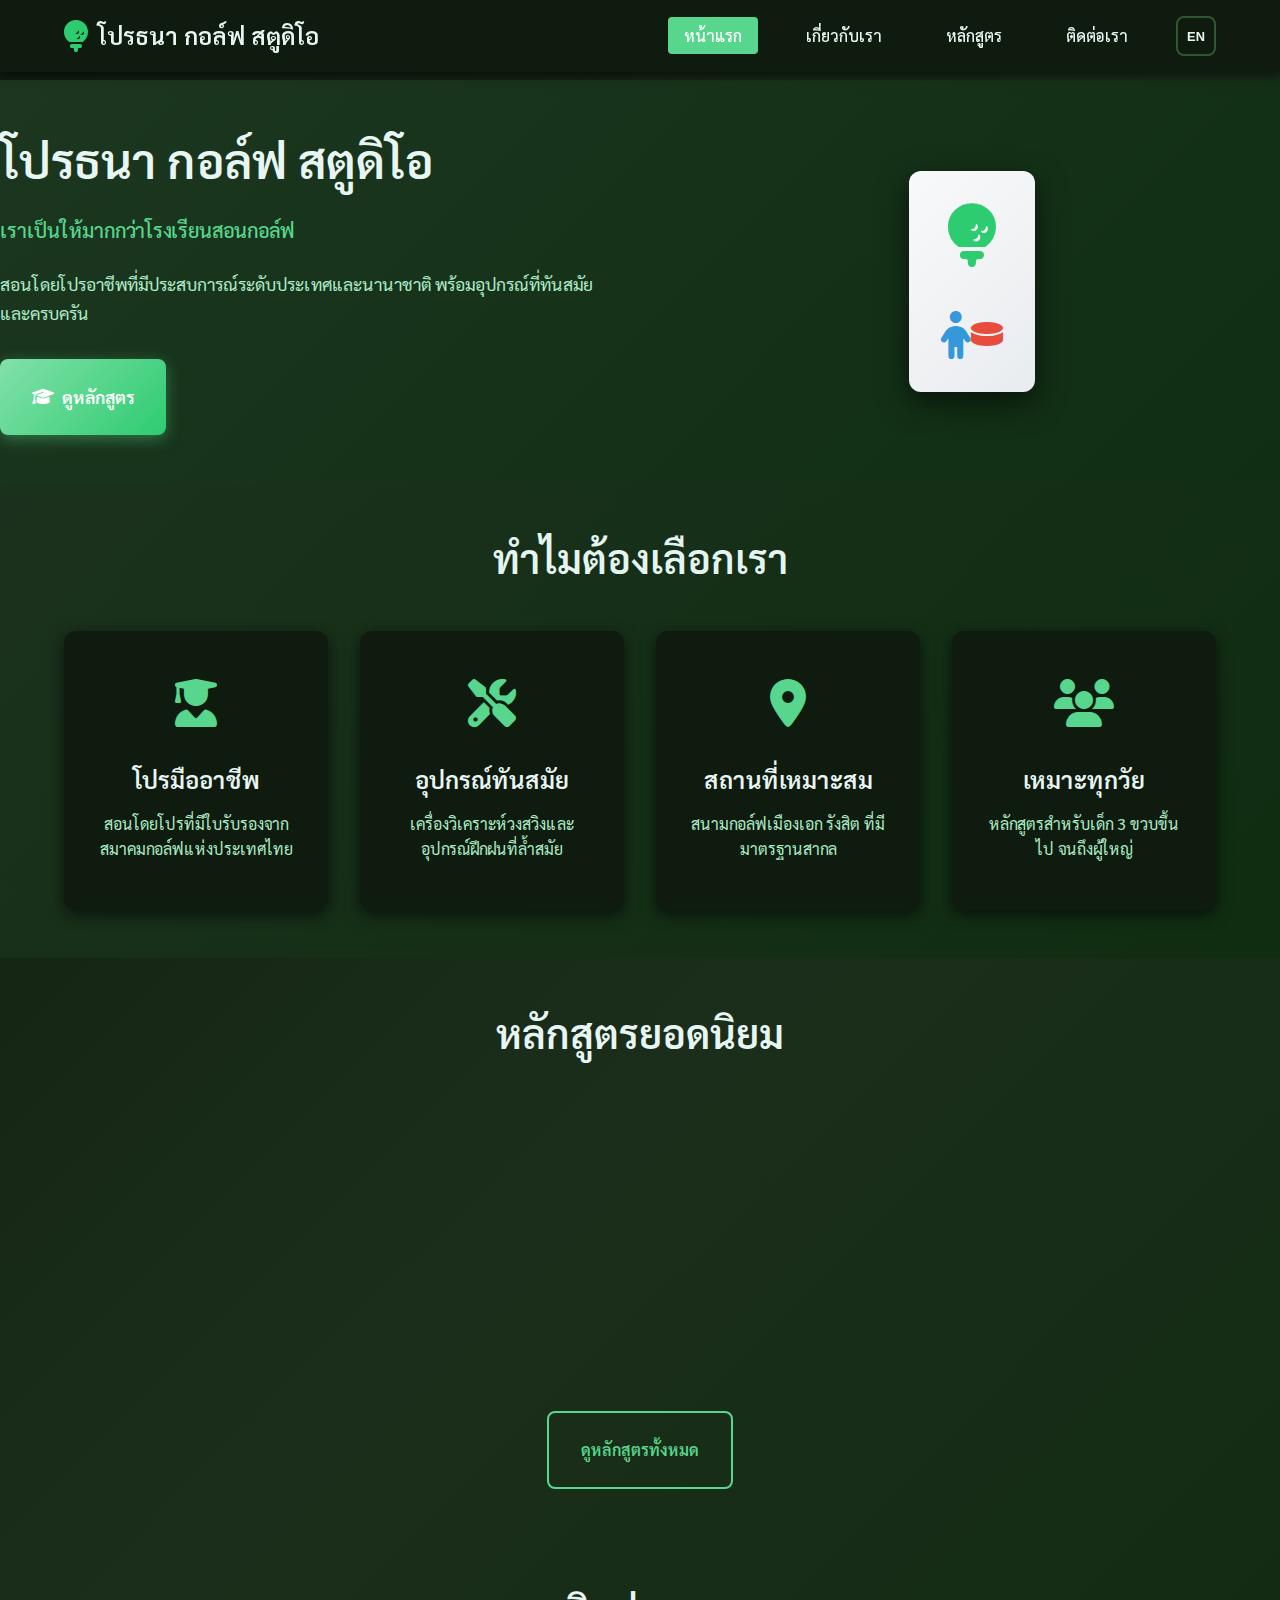
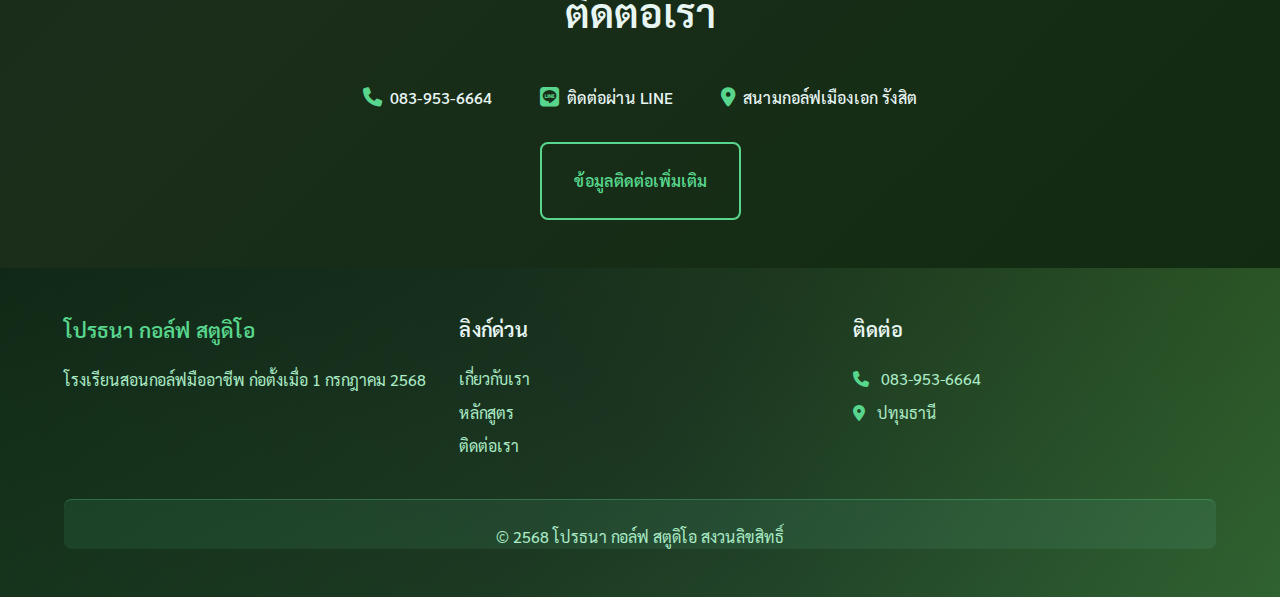
<file: index.html>
<!DOCTYPE html>
<html lang="th">
<head>
    <meta charset="UTF-8">
    <meta name="viewport" content="width=device-width, initial-scale=1.0">
    <meta name="description" content="โปรธนา กอล์ฟ สตูดิโอ - โรงเรียนสอนกอล์ฟมืออาชีพ สอนโดยโปรที่มีประสบการณ์ระดับประเทศและนานาชาติ">
    <meta name="keywords" content="กอล์ฟ, สอนกอล์ฟ, โรงเรียนกอล์ฟ, ปทุมธานี, รังสิต">
    <meta name="author" content="Pro Tana Golf Studio">
    <title>โปรธนา กอล์ฟ สตูดิโอ - โรงเรียนสอนกอล์ฟระดับมืออาชีพ</title>
    
    <!-- SEO Meta Tags -->
    <meta name="robots" content="index, follow">
    
    <!-- Open Graph Meta Tags -->
    <meta property="og:title" content="โปรธนา กอล์ฟ สตูดิโอ - โรงเรียนสอนกอล์ฟระดับมืออาชีพ">
    <meta property="og:description" content="เรียนกอล์ฟจากโปรมืออาชีพ อุปกรณ์ทันสมัย ที่สนามกอล์ฟเมืองเอก รังสิต">
    <meta property="og:type" content="website">
    <meta property="og:url" content="https://protana-golf-studio.replit.app">
    <meta property="og:image" content="https://protana-golf-studio.replit.app/img/og-image.jpg">
    <meta property="og:locale" content="th_TH">
    <meta property="og:site_name" content="Pro Tana Golf Studio">
    
    <!-- Twitter Card Meta Tags -->
    <meta name="twitter:card" content="summary_large_image">
    <meta name="twitter:title" content="โปรธนา กอล์ฟ สตูดิโอ - โรงเรียนสอนกอล์ฟระดับมืออาชีพ">
    <meta name="twitter:description" content="เรียนกอล์ฟจากโปรมืออาชีพ อุปกรณ์ทันสมัย ที่สนามกอล์ฟเมืองเอก รังสิต">
    <meta name="twitter:image" content="https://protana-golf-studio.replit.app/img/og-image.jpg">
    
    <!-- Additional SEO Tags -->
    <link rel="canonical" href="https://protana-golf-studio.replit.app/">
    <meta name="theme-color" content="#2ECC71">
    <meta name="msapplication-TileColor" content="#2ECC71">
    <link rel="stylesheet" href="style.css">
    <link rel="preconnect" href="https://fonts.googleapis.com">
    <link rel="preconnect" href="https://fonts.gstatic.com" crossorigin>
    <link href="https://fonts.googleapis.com/css2?family=Sarabun:wght@300;400;500;600;700&display=swap" rel="stylesheet">
    <link rel="stylesheet" href="https://cdnjs.cloudflare.com/ajax/libs/font-awesome/6.4.0/css/all.min.css">
</head>
<body>
    <header class="header">
        <nav class="navbar">
            <div class="nav-container">
                <div class="nav-logo">
                    <i class="fas fa-golf-ball" style="color: #2ECC71; font-size: 2rem; margin-right: 10px;"></i>
                    <h1>โปรธนา กอล์ฟ สตูดิโอ</h1>
                </div>
                <ul class="nav-menu">
                    <li class="nav-item">
                        <a href="index.html" class="nav-link active" data-th="หน้าแรก" data-en="Home">หน้าแรก</a>
                    </li>
                    <li class="nav-item">
                        <a href="about.html" class="nav-link" data-th="เกี่ยวกับเรา" data-en="About Us">เกี่ยวกับเรา</a>
                    </li>
                    <li class="nav-item">
                        <a href="courses.html" class="nav-link" data-th="หลักสูตร" data-en="Courses">หลักสูตร</a>
                    </li>
                    <li class="nav-item">
                        <a href="contact.html" class="nav-link" data-th="ติดต่อเรา" data-en="Contact">ติดต่อเรา</a>
                    </li>
                    <li class="nav-item">
                        <button id="lang-toggle" class="lang-toggle">
                            <span class="lang-text">EN</span>
                        </button>
                    </li>
                </ul>
                <div class="hamburger">
                    <span class="bar"></span>
                    <span class="bar"></span>
                    <span class="bar"></span>
                </div>
            </div>
        </nav>
    </header>

    <main>
        <section class="hero">
            <div class="hero-content">
                <div class="hero-text">
                    <h2 class="hero-title" data-th="โปรธนา กอล์ฟ สตูดิโอ" data-en="Pro Tana Golf Studio">โปรธนา กอล์ฟ สตูดิโอ</h2>
                    <p class="hero-subtitle" data-th="เราเป็นให้มากกว่าโรงเรียนสอนกอล์ฟ" data-en="We are more than just a golf school">เราเป็นให้มากกว่าโรงเรียนสอนกอล์ฟ</p>
                    <p class="hero-description" data-th="สอนโดยโปรอาชีพที่มีประสบการณ์ระดับประเทศและนานาชาติ พร้อมอุปกรณ์ที่ทันสมัยและครบครัน" data-en="Taught by professionals with national and international experience, with modern and complete equipment">สอนโดยโปรอาชีพที่มีประสบการณ์ระดับประเทศและนานาชาติ พร้อมอุปกรณ์ที่ทันสมัยและครบครัน</p>
                    <a href="courses.html" class="cta-button">
                        <i class="fas fa-graduation-cap"></i>
                        <span data-th="ดูหลักสูตร" data-en="View Courses">ดูหลักสูตร</span>
                    </a>
                </div>
                <div class="hero-image">
                    <div class="golf-illustration">
                        <i class="fas fa-golf-ball" style="font-size: 4rem; color: #2ECC71; margin-bottom: 20px;"></i>
                        <div class="golf-scene">
                            <div class="golfer">
                                <i class="fas fa-child" style="font-size: 3rem; color: #3498DB;"></i>
                            </div>
                            <div class="golf-club">
                                <i class="fas fa-hockey-puck" style="font-size: 2rem; color: #E74C3C;"></i>
                            </div>
                        </div>
                    </div>
                </div>
            </div>
        </section>

        <section class="features">
            <div class="container">
                <h2 class="section-title" data-th="ทำไมต้องเลือกเรา" data-en="Why Choose Us">ทำไมต้องเลือกเรา</h2>
                <div class="features-grid">
                    <div class="feature-card">
                        <div class="feature-icon">
                            <i class="fas fa-user-graduate"></i>
                        </div>
                        <h3 data-th="โปรมืออาชีพ" data-en="Professional Instructors">โปรมืออาชีพ</h3>
                        <p data-th="สอนโดยโปรที่มีใบรับรองจากสมาคมกอล์ฟแห่งประเทศไทย" data-en="Taught by certified professionals from the Golf Association of Thailand">สอนโดยโปรที่มีใบรับรองจากสมาคมกอล์ฟแห่งประเทศไทย</p>
                    </div>
                    <div class="feature-card">
                        <div class="feature-icon">
                            <i class="fas fa-tools"></i>
                        </div>
                        <h3 data-th="อุปกรณ์ทันสมัย" data-en="Modern Equipment">อุปกรณ์ทันสมัย</h3>
                        <p data-th="เครื่องวิเคราะห์วงสวิงและอุปกรณ์ฝึกฝนที่ล้ำสมัย" data-en="State-of-the-art swing analyzers and advanced training equipment">เครื่องวิเคราะห์วงสวิงและอุปกรณ์ฝึกฝนที่ล้ำสมัย</p>
                    </div>
                    <div class="feature-card">
                        <div class="feature-icon">
                            <i class="fas fa-map-marker-alt"></i>
                        </div>
                        <h3 data-th="สถานที่เหมาะสม" data-en="Perfect Location">สถานที่เหมาะสม</h3>
                        <p data-th="สนามกอล์ฟเมืองเอก รังสิต ที่มีมาตรฐานสากล" data-en="Muang Ek Golf Course, Rangsit with international standards">สนามกอล์ฟเมืองเอก รังสิต ที่มีมาตรฐานสากล</p>
                    </div>
                    <div class="feature-card">
                        <div class="feature-icon">
                            <i class="fas fa-users"></i>
                        </div>
                        <h3 data-th="เหมาะทุกวัย" data-en="Suitable for All Ages">เหมาะทุกวัย</h3>
                        <p data-th="หลักสูตรสำหรับเด็ก 3 ขวบขึ้นไป จนถึงผู้ใหญ่" data-en="Courses for children 3+ years old to adults">หลักสูตรสำหรับเด็ก 3 ขวบขึ้นไป จนถึงผู้ใหญ่</p>
                    </div>
                </div>
            </div>
        </section>

        <section class="courses-preview">
            <div class="container">
                <h2 class="section-title" data-th="หลักสูตรยอดนิยม" data-en="Popular Courses">หลักสูตรยอดนิยม</h2>
                <div class="courses-grid">
                    <div class="course-card">
                        <div class="course-icon">
                            <i class="fas fa-baby"></i>
                        </div>
                        <h3 data-th="คอร์สเด็ก" data-en="Kids Course">คอร์สเด็ก</h3>
                        <p data-th="สำหรับเด็ก 3 ขวบขึ้นไป เรียนรู้พื้นฐานกอล์ฟอย่างสนุกสนาน" data-en="For children 3+ years old, learn golf fundamentals in a fun way">สำหรับเด็ก 3 ขวบขึ้นไป เรียนรู้พื้นฐานกอล์ฟอย่างสนุกสนาน</p>
                    </div>
                    <div class="course-card">
                        <div class="course-icon">
                            <i class="fas fa-star"></i>
                        </div>
                        <h3 data-th="คอร์สมือใหม่" data-en="Beginner Course">คอร์สมือใหม่</h3>
                        <p data-th="เหมาะสำหรับผู้เริ่มต้นที่ต้องการเรียนรู้พื้นฐานกอล์ฟ" data-en="Perfect for beginners who want to learn golf fundamentals">เหมาะสำหรับผู้เริ่มต้นที่ต้องการเรียนรู้พื้นฐานกอล์ฟ</p>
                    </div>
                    <div class="course-card">
                        <div class="course-icon">
                            <i class="fas fa-trophy gold-trophy"></i>
                        </div>
                        <h3 data-th="คอร์สแข่งขัน" data-en="Competition Course">คอร์สแข่งขัน</h3>
                        <p data-th="สำหรับเยาวชนที่ต้องการพัฒนาฝีมือเพื่อการแข่งขัน" data-en="For youth who want to develop skills for competition">สำหรับเยาวชนที่ต้องการพัฒนาฝีมือเพื่อการแข่งขัน</p>
                    </div>
                </div>
                <div class="courses-cta">
                    <a href="courses.html" class="secondary-button" data-th="ดูหลักสูตรทั้งหมด" data-en="View All Courses">ดูหลักสูตรทั้งหมด</a>
                </div>
            </div>
        </section>

        <section class="contact-preview">
            <div class="container">
                <h2 class="section-title" data-th="ติดต่อเรา" data-en="Contact Us">ติดต่อเรา</h2>
                <div class="contact-info">
                    <div class="contact-item">
                        <i class="fas fa-phone"></i>
                        <span>083-953-6664</span>
                    </div>
                    <div class="contact-item">
                        <i class="fab fa-line"></i>
                        <span data-th="ติดต่อผ่าน LINE" data-en="Contact via LINE">ติดต่อผ่าน LINE</span>
                    </div>
                    <div class="contact-item">
                        <i class="fas fa-map-marker-alt"></i>
                        <span data-th="สนามกอล์ฟเมืองเอก รังสิต" data-en="Muang Ek Golf Course, Rangsit">สนามกอล์ฟเมืองเอก รังสิต</span>
                    </div>
                </div>
                <div class="contact-cta">
                    <a href="contact.html" class="secondary-button" data-th="ข้อมูลติดต่อเพิ่มเติม" data-en="More Contact Information">ข้อมูลติดต่อเพิ่มเติม</a>
                </div>
            </div>
        </section>
    </main>

    <footer class="footer">
        <div class="container">
            <div class="footer-content">
                <div class="footer-section">
                    <h3 data-th="โปรธนา กอล์ฟ สตูดิโอ" data-en="Pro Tana Golf Studio">โปรธนา กอล์ฟ สตูดิโอ</h3>
                    <p data-th="โรงเรียนสอนกอล์ฟมืออาชีพ ก่อตั้งเมื่อ 1 กรกฎาคม 2568" data-en="Professional Golf School founded on July 1, 2025">โรงเรียนสอนกอล์ฟมืออาชีพ ก่อตั้งเมื่อ 1 กรกฎาคม 2568</p>
                </div>
                <div class="footer-section">
                    <h4 data-th="ลิงก์ด่วน" data-en="Quick Links">ลิงก์ด่วน</h4>
                    <ul>
                        <li><a href="about.html" data-th="เกี่ยวกับเรา" data-en="About Us">เกี่ยวกับเรา</a></li>
                        <li><a href="courses.html" data-th="หลักสูตร" data-en="Courses">หลักสูตร</a></li>
                        <li><a href="contact.html" data-th="ติดต่อเรา" data-en="Contact">ติดต่อเรา</a></li>
                    </ul>
                </div>
                <div class="footer-section">
                    <h4 data-th="ติดต่อ" data-en="Contact">ติดต่อ</h4>
                    <p><i class="fas fa-phone"></i> 083-953-6664</p>
                    <p><i class="fas fa-map-marker-alt"></i> <span data-th="ปทุมธานี" data-en="Pathum Thani">ปทุมธานี</span></p>
                </div>
            </div>
            <div class="footer-bottom">
                <p data-th="&copy; 2568 โปรธนา กอล์ฟ สตูดิโอ สงวนลิขสิทธิ์" data-en="&copy; 2025 Pro Tana Golf Studio. All Rights Reserved.">&copy; 2568 โปรธนา กอล์ฟ สตูดิโอ สงวนลิขสิทธิ์</p>
            </div>
        </div>
    </footer>

    <script src="script.js"></script>
</body>
</html>
</file>
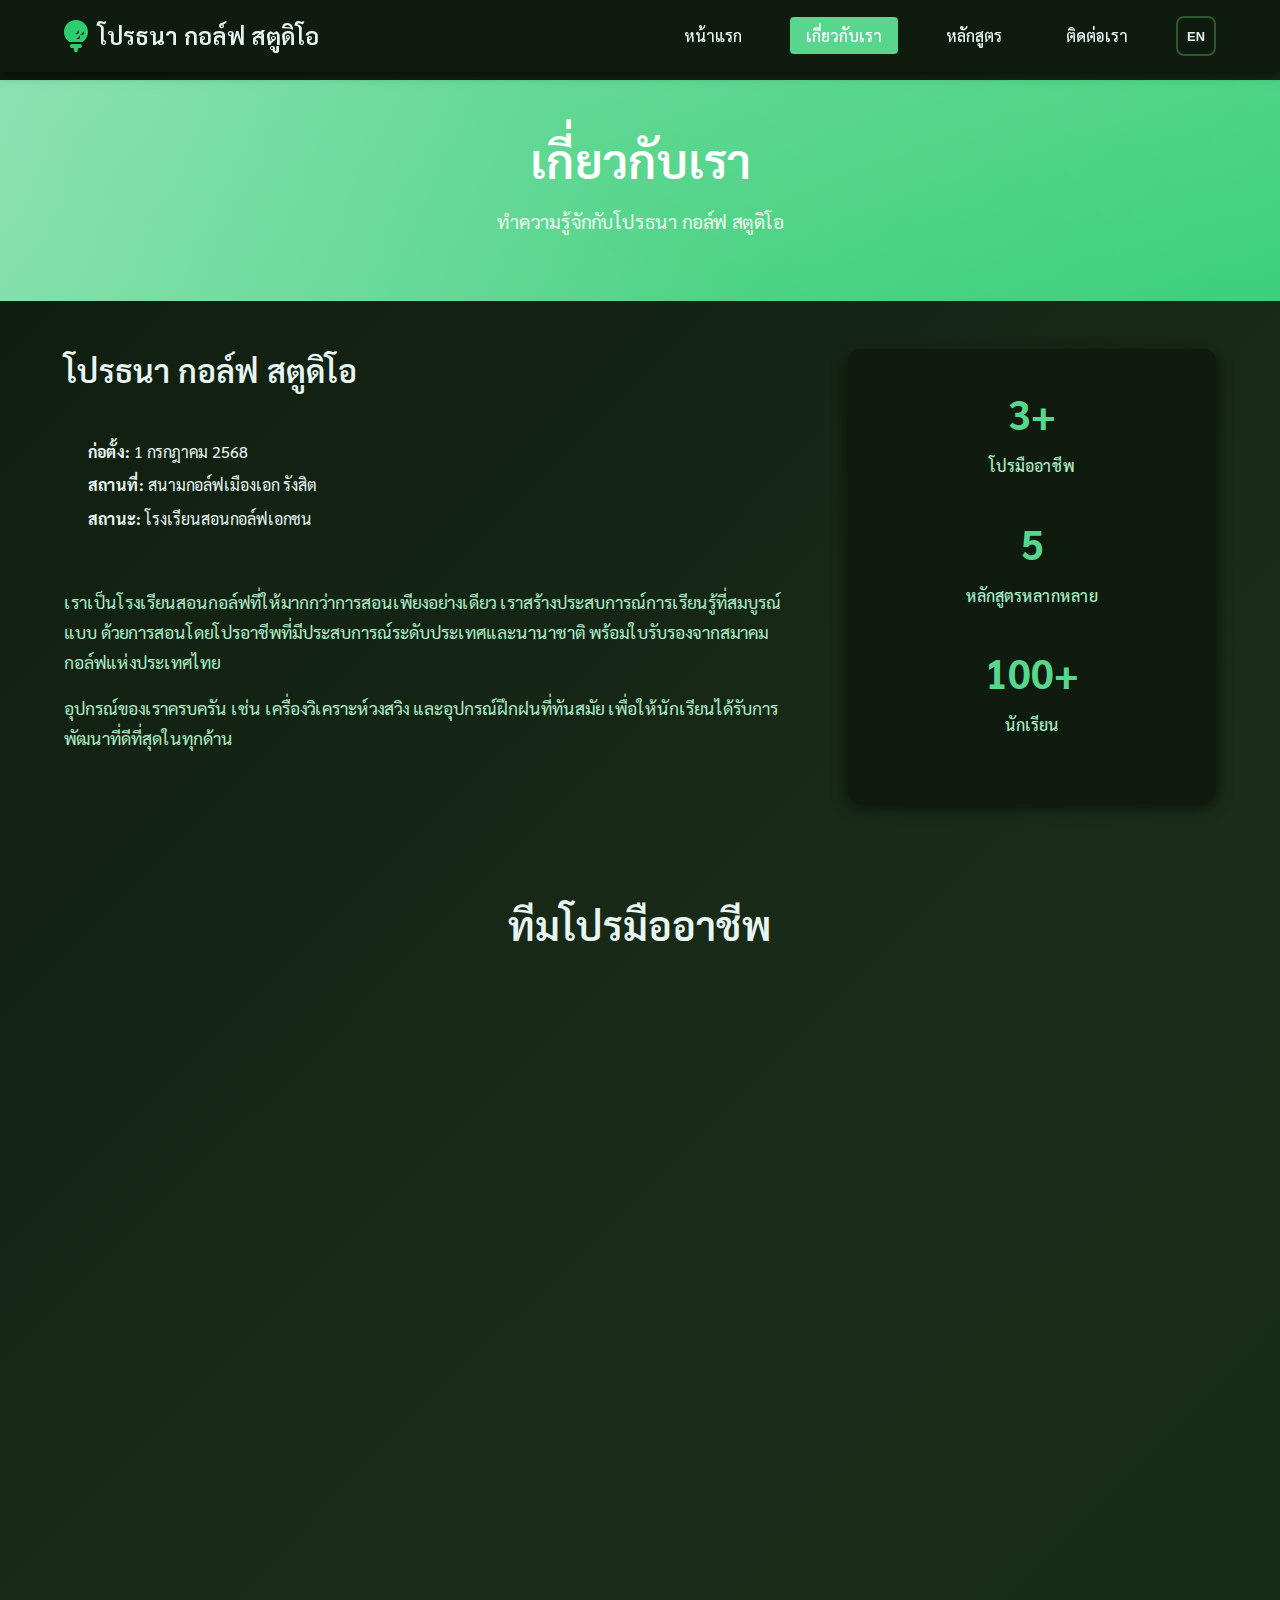
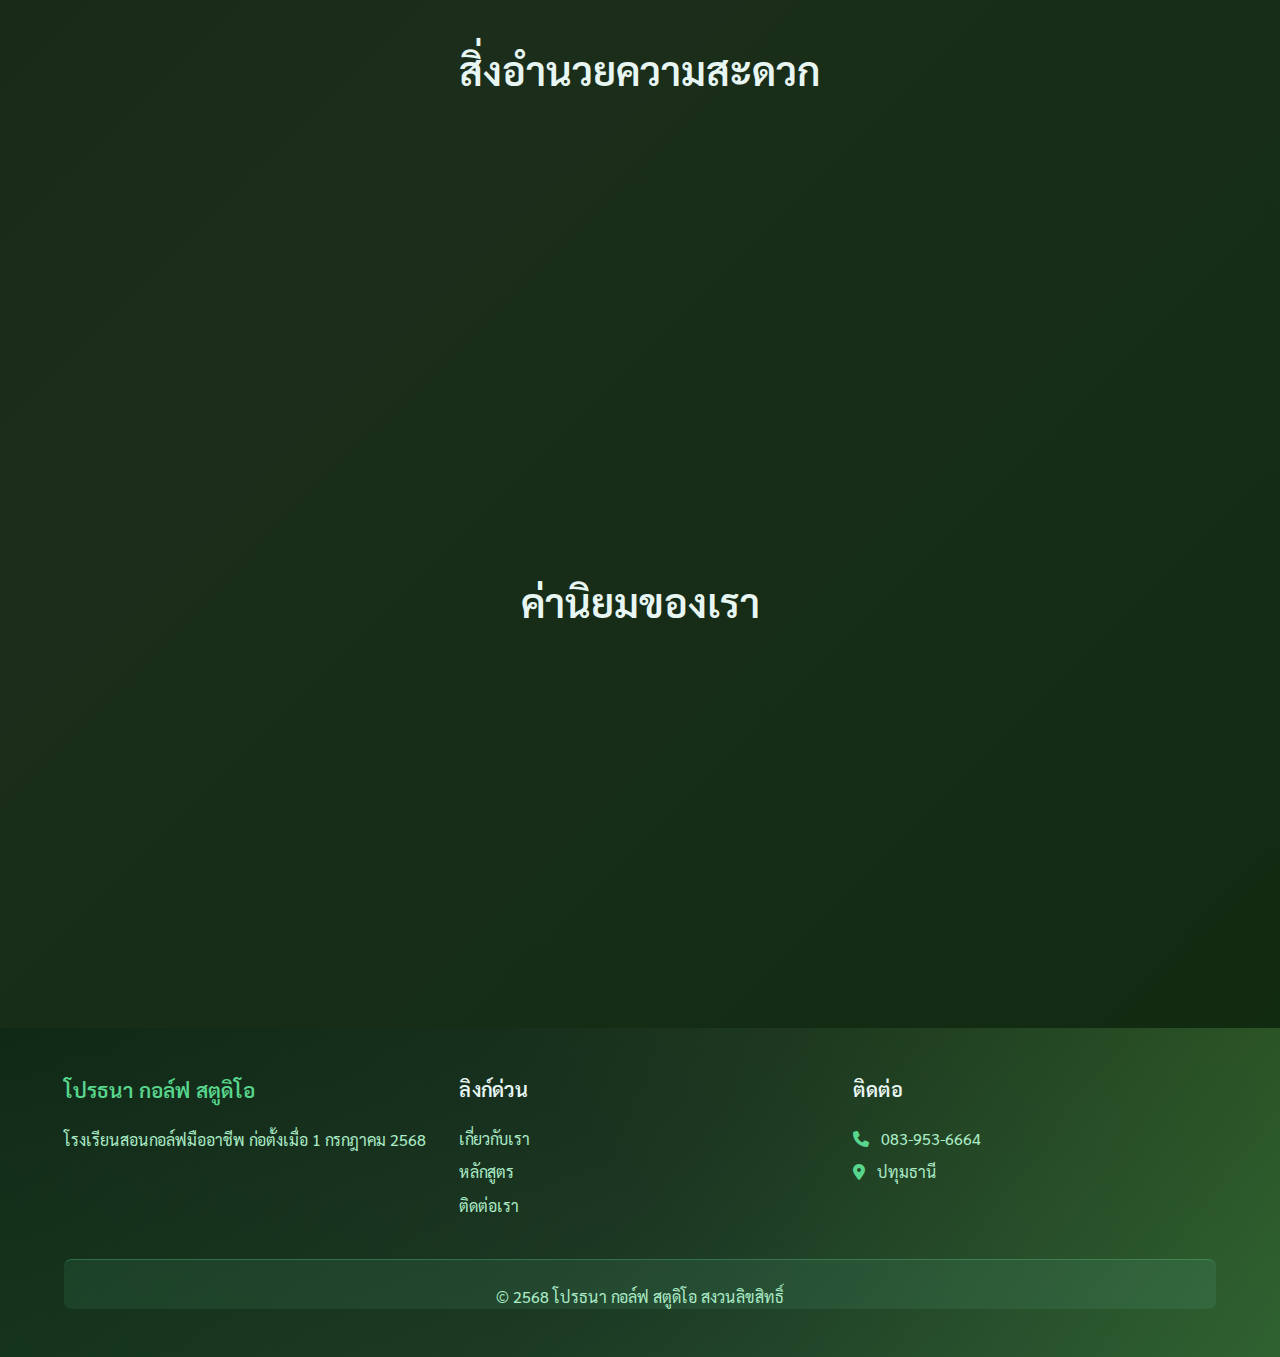
<file: about.html>
<!DOCTYPE html>
<html lang="th">
<head>
    <meta charset="UTF-8">
    <meta name="viewport" content="width=device-width, initial-scale=1.0">
    <meta name="description" content="เกี่ยวกับโปรธนา กอล์ฟ สตูดิโอ - ก่อตั้งเมื่อ 1 กรกฎาคม 2568 ที่สนามกอล์ฟเมืองเอก รังสิต">
    <meta name="keywords" content="เกี่ยวกับ, โปรธนา, กอล์ฟ, สตูดิโอ, ประวัติ">
    <title>เกี่ยวกับเรา - โปรธนา กอล์ฟ สตูดิโอ</title>
    <link rel="stylesheet" href="style.css">
    <link rel="preconnect" href="https://fonts.googleapis.com">
    <link rel="preconnect" href="https://fonts.gstatic.com" crossorigin>
    <link href="https://fonts.googleapis.com/css2?family=Sarabun:wght@300;400;500;600;700&display=swap" rel="stylesheet">
    <link rel="stylesheet" href="https://cdnjs.cloudflare.com/ajax/libs/font-awesome/6.4.0/css/all.min.css">
</head>
<body>
    <header class="header">
        <nav class="navbar">
            <div class="nav-container">
                <div class="nav-logo">
                    <i class="fas fa-golf-ball" style="color: #2ECC71; font-size: 2rem; margin-right: 10px;"></i>
                    <h1>โปรธนา กอล์ฟ สตูดิโอ</h1>
                </div>
                <ul class="nav-menu">
                    <li class="nav-item">
                        <a href="index.html" class="nav-link" data-th="หน้าแรก" data-en="Home">หน้าแรก</a>
                    </li>
                    <li class="nav-item">
                        <a href="about.html" class="nav-link active" data-th="เกี่ยวกับเรา" data-en="About Us">เกี่ยวกับเรา</a>
                    </li>
                    <li class="nav-item">
                        <a href="courses.html" class="nav-link" data-th="หลักสูตร" data-en="Courses">หลักสูตร</a>
                    </li>
                    <li class="nav-item">
                        <a href="contact.html" class="nav-link" data-th="ติดต่อเรา" data-en="Contact">ติดต่อเรา</a>
                    </li>
                    <li class="nav-item">
                        <button id="lang-toggle" class="lang-toggle">
                            <span class="lang-text">EN</span>
                        </button>
                    </li>
                </ul>
                <div class="hamburger">
                    <span class="bar"></span>
                    <span class="bar"></span>
                    <span class="bar"></span>
                </div>
            </div>
        </nav>
    </header>

    <main>
        <section class="page-hero">
            <div class="container">
                <h1 data-th="เกี่ยวกับเรา" data-en="About Us">เกี่ยวกับเรา</h1>
                <p data-th="ทำความรู้จักกับโปรธนา กอล์ฟ สตูดิโอ" data-en="Get to know Pro Tana Golf Studio">ทำความรู้จักกับโปรธนา กอล์ฟ สตูดิโอ</p>
            </div>
        </section>

        <section class="about-intro">
            <div class="container">
                <div class="about-content">
                    <div class="about-text">
                        <h2 data-th="โปรธนา กอล์ฟ สตูดิโอ" data-en="Pro Tana Golf Studio">โปรธนา กอล์ฟ สตูดิโอ</h2>
                        <div class="founding-info">
                            <p><strong data-th="ก่อตั้ง:" data-en="Founded:">ก่อตั้ง:</strong> <span data-th="1 กรกฎาคม 2568" data-en="July 1, 2025">1 กรกฎาคม 2568</span></p>
                            <p><strong data-th="สถานที่:" data-en="Location:">สถานที่:</strong> <span data-th="สนามกอล์ฟเมืองเอก รังสิต" data-en="Muang Ek Golf Course, Rangsit">สนามกอล์ฟเมืองเอก รังสิต</span></p>
                            <p><strong data-th="สถานะ:" data-en="Status:">สถานะ:</strong> <span data-th="โรงเรียนสอนกอล์ฟเอกชน" data-en="Private Golf School">โรงเรียนสอนกอล์ฟเอกชน</span></p>
                        </div>
                        <p class="about-description" data-th="เราเป็นโรงเรียนสอนกอล์ฟที่ให้มากกว่าการสอนเพียงอย่างเดียว เราสร้างประสบการณ์การเรียนรู้ที่สมบูรณ์แบบ ด้วยการสอนโดยโปรอาชีพที่มีประสบการณ์ระดับประเทศและนานาชาติ พร้อมใบรับรองจากสมาคมกอล์ฟแห่งประเทศไทย" data-en="We are a golf school that offers more than just teaching. We create a complete learning experience with instruction by professionals who have national and international experience, certified by the Golf Association of Thailand.">
                            เราเป็นโรงเรียนสอนกอล์ฟที่ให้มากกว่าการสอนเพียงอย่างเดียว เราสร้างประสบการณ์การเรียนรู้ที่สมบูรณ์แบบ 
                            ด้วยการสอนโดยโปรอาชีพที่มีประสบการณ์ระดับประเทศและนานาชาติ พร้อมใบรับรองจากสมาคมกอล์ฟแห่งประเทศไทย
                        </p>
                        <p class="about-description" data-th="อุปกรณ์ของเราครบครัน เช่น เครื่องวิเคราะห์วงสวิง และอุปกรณ์ฝึกฝนที่ทันสมัย เพื่อให้นักเรียนได้รับการพัฒนาที่ดีที่สุดในทุกด้าน" data-en="Our equipment is complete, including swing analyzers and modern training equipment, to ensure students receive the best development in all aspects.">
                            อุปกรณ์ของเราครบครัน เช่น เครื่องวิเคราะห์วงสวิง และอุปกรณ์ฝึกฝนที่ทันสมัย 
                            เพื่อให้นักเรียนได้รับการพัฒนาที่ดีที่สุดในทุกด้าน
                        </p>
                    </div>
                    <div class="about-stats">
                        <div class="stat-item">
                            <div class="stat-number">3+</div>
                            <div class="stat-label" data-th="โปรมืออาชีพ" data-en="Professional Pros">โปรมืออาชีพ</div>
                        </div>
                        <div class="stat-item">
                            <div class="stat-number">5</div>
                            <div class="stat-label" data-th="หลักสูตรหลากหลาย" data-en="Diverse Courses">หลักสูตรหลากหลาย</div>
                        </div>
                        <div class="stat-item">
                            <div class="stat-number">100+</div>
                            <div class="stat-label" data-th="นักเรียน" data-en="Students">นักเรียน</div>
                        </div>
                    </div>
                </div>
            </div>
        </section>

        <section class="instructors">
            <div class="container">
                <h2 class="section-title" data-th="ทีมโปรมืออาชีพ" data-en="Professional Team">ทีมโปรมืออาชีพ</h2>
                <div class="instructors-grid">
                    <div class="instructor-card">
                        <div class="instructor-image">
                            <div class="instructor-placeholder">
                                <i class="fas fa-user-tie"></i>
                            </div>
                        </div>
                        <div class="instructor-info">
                            <h3>โปรธนายศ ตู้ทิพย์</h3>
                            <p class="instructor-name-en">(Thanayos Tubtim)</p>
                            <p class="instructor-title" data-th="หัวหน้าโปรสอน" data-en="Head Teaching Professional">หัวหน้าโปรสอน</p>
                            <p class="instructor-description" data-th="โปรอาชีพที่มีประสบการณ์การสอนมากกว่า 15 ปี เชี่ยวชาญในการสอนนักกอล์ฟระดับมือใหม่จนถึงระดับแข่งขัน" data-en="Professional with over 15 years of teaching experience, specializing in teaching golfers from beginner to competitive level">
                                โปรอาชีพที่มีประสบการณ์การสอนมากกว่า 15 ปี 
                                เชี่ยวชาญในการสอนนักกอล์ฟระดับมือใหม่จนถึงระดับแข่งขัน
                            </p>
                            <div class="instructor-achievements">
                                <span class="achievement-badge">
                                    <i class="fas fa-certificate"></i>
                                    <span data-th="ใบรับรองจากสมาคมกอล์ฟแห่งประเทศไทย" data-en="Certified by Golf Association of Thailand">ใบรับรองจากสมาคมกอล์ฟแห่งประเทศไทย</span>
                                </span>
                            </div>
                        </div>
                    </div>

                    <div class="instructor-card">
                        <div class="instructor-image">
                            <div class="instructor-placeholder">
                                <i class="fas fa-user-tie"></i>
                            </div>
                        </div>
                        <div class="instructor-info">
                            <h3>โปรเก่ง ธนเสฏฐ์</h3>
                            <p class="instructor-name-en">(Tanaseth)</p>
                            <p class="instructor-title" data-th="โปรสอนระดับกลาง" data-en="Intermediate Teaching Pro">โปรสอนระดับกลาง</p>
                            <p class="instructor-description" data-th="ผู้เชี่ยวชาญด้านเทคนิคการวิเคราะห์วงสวิง มีประสบการณ์การแข่งขันในระดับประเทศและการสอนมากกว่า 10 ปี" data-en="Specialist in swing analysis techniques with over 10 years of national competition and teaching experience">
                                ผู้เชี่ยวชาญด้านเทคนิคการวิเคราะห์วงสวิง 
                                มีประสบการณ์การแข่งขันในระดับประเทศและการสอนมากกว่า 10 ปี
                            </p>
                            <div class="instructor-achievements">
                                <span class="achievement-badge">
                                    <i class="fas fa-trophy gold-trophy"></i>
                                    <span data-th="แชมป์ระดับประเทศ" data-en="National Champion">แชมป์ระดับประเทศ</span>
                                </span>
                            </div>
                        </div>
                    </div>

                    <div class="instructor-card">
                        <div class="instructor-image">
                            <div class="instructor-placeholder">
                                <i class="fas fa-user-tie"></i>
                            </div>
                        </div>
                        <div class="instructor-info">
                            <h3>จ๋า เอ๋</h3>
                            <p class="instructor-name-en">(Ja AEY)</p>
                            <p class="instructor-title" data-th="โปรสอนเยาวชน" data-en="Youth Teaching Pro">โปรสอนเยาวชน</p>
                            <p class="instructor-description" data-th="ผู้เชี่ยวชาญด้านการสอนเด็กและเยาวชน มีความอดทนและเทคนิคการสอนที่เหมาะสมกับวัยเด็ก" data-en="Specialist in teaching children and youth with patience and age-appropriate teaching techniques">
                                ผู้เชี่ยวชาญด้านการสอนเด็กและเยาวชน 
                                มีความอดทนและเทคนิคการสอนที่เหมาะสมกับวัยเด็ก
                            </p>
                            <div class="instructor-achievements">
                                <span class="achievement-badge">
                                    <i class="fas fa-heart"></i>
                                    <span data-th="ผู้เชี่ยวชาญด้านการสอนเด็ก" data-en="Children's Teaching Specialist">ผู้เชี่ยวชาญด้านการสอนเด็ก</span>
                                </span>
                            </div>
                        </div>
                    </div>
                </div>
            </div>
        </section>

        <section class="facilities">
            <div class="container">
                <h2 class="section-title" data-th="สิ่งอำนวยความสะดวก" data-en="Facilities">สิ่งอำนวยความสะดวก</h2>
                <div class="facilities-grid">
                    <div class="facility-item">
                        <div class="facility-icon">
                            <i class="fas fa-chart-line"></i>
                        </div>
                        <h3 data-th="เครื่องวิเคราะห์วงสวิง" data-en="Swing Analyzer">เครื่องวิเคราะห์วงสวิง</h3>
                        <p data-th="เทคโนโลยีล้ำสมัยที่ช่วยวิเคราะห์การเหวี่ยงไม้กอล์ฟอย่างละเอียด" data-en="Advanced technology that analyzes golf swings in detail">เทคโนโลยีล้ำสมัยที่ช่วยวิเคราะห์การเหวี่ยงไม้กอล์ฟอย่างละเอียด</p>
                    </div>
                    <div class="facility-item">
                        <div class="facility-icon">
                            <i class="fas fa-bullseye"></i>
                        </div>
                        <h3 data-th="ห้องซ้อมในร่ม" data-en="Indoor Practice Room">ห้องซ้อมในร่ม</h3>
                        <p data-th="พื้นที่ซ้อมที่ปลอดภัยและสะดวกสบาย พร้อมอุปกรณ์ครบครัน" data-en="Safe and comfortable practice area with complete equipment">พื้นที่ซ้อมที่ปลอดภัยและสะดวกสบาย พร้อมอุปกรณ์ครบครัน</p>
                    </div>
                    <div class="facility-item">
                        <div class="facility-icon">
                            <i class="fas fa-golf-ball"></i>
                        </div>
                        <h3 data-th="อุปกรณ์ฝึกฝนทันสมัย" data-en="Modern Training Equipment">อุปกรณ์ฝึกฝนทันสมัย</h3>
                        <p data-th="ไม้กอล์ฟและอุปกรณ์ฝึกฝนคุณภาพสูงสำหรับทุกระดับ" data-en="High-quality golf clubs and training equipment for all levels">ไม้กอล์ฟและอุปกรณ์ฝึกฝนคุณภาพสูงสำหรับทุกระดับ</p>
                    </div>
                    <div class="facility-item">
                        <div class="facility-icon">
                            <i class="fas fa-map-marked-alt"></i>
                        </div>
                        <h3 data-th="สนามกอล์ฟมาตรฐาน" data-en="Standard Golf Course">สนามกอล์ฟมาตรฐาน</h3>
                        <p data-th="สนามกอล์ฟเมืองเอกที่มีมาตรฐานสากลและทำเลที่เหมาะสม" data-en="Muang Ek Golf Course with international standards and ideal location">สนามกอล์ฟเมืองเอกที่มีมาตรฐานสากลและทำเลที่เหมาะสม</p>
                    </div>
                </div>
            </div>
        </section>

        <section class="values">
            <div class="container">
                <h2 class="section-title" data-th="ค่านิยมของเรา" data-en="Our Values">ค่านิยมของเรา</h2>
                <div class="values-grid">
                    <div class="value-item">
                        <div class="value-icon">
                            <i class="fas fa-star yellow-star"></i>
                        </div>
                        <h3 data-th="คุณภาพ" data-en="Quality">คุณภาพ</h3>
                        <p data-th="เราให้ความสำคัญกับคุณภาพการสอนและการบริการเป็นอันดับแรก" data-en="We prioritize teaching quality and service excellence above all">เราให้ความสำคัญกับคุณภาพการสอนและการบริการเป็นอันดับแรก</p>
                    </div>
                    <div class="value-item">
                        <div class="value-icon">
                            <i class="fas fa-handshake white-icon"></i>
                        </div>
                        <h3 data-th="ความเชื่อถือ" data-en="Trust">ความเชื่อถือ</h3>
                        <p data-th="สร้างความเชื่อมั่นให้กับนักเรียนและผู้ปกครองด้วยการบริการที่โปร่งใส" data-en="Building confidence with students and parents through transparent service">สร้างความเชื่อมั่นให้กับนักเรียนและผู้ปกครองด้วยการบริการที่โปร่งใส</p>
                    </div>
                    <div class="value-item">
                        <div class="value-icon">
                            <i class="fas fa-heart red-heart"></i>
                        </div>
                        <h3 data-th="ใส่ใจ" data-en="Care">ใส่ใจ</h3>
                        <p data-th="ใส่ใจในรายละเอียดและความต้องการของนักเรียนแต่ละคน" data-en="Attentive to details and individual student needs">ใส่ใจในรายละเอียดและความต้องการของนักเรียนแต่ละคน</p>
                    </div>
                    <div class="value-item">
                        <div class="value-icon">
                            <i class="fas fa-rocket beautiful-rocket"></i>
                        </div>
                        <h3 data-th="พัฒนาอย่างต่อเนื่อง" data-en="Continuous Development">พัฒนาอย่างต่อเนื่อง</h3>
                        <p data-th="ไม่หยุดยั้งในการพัฒนาวิธีการสอนและอุปกรณ์ให้ทันสมัย" data-en="Continuously improving teaching methods and modernizing equipment">ไม่หยุดยั้งในการพัฒนาวิธีการสอนและอุปกรณ์ให้ทันสมัย</p>
                    </div>
                </div>
            </div>
        </section>
    </main>

    <footer class="footer">
        <div class="container">
            <div class="footer-content">
                <div class="footer-section">
                    <h3 data-th="โปรธนา กอล์ฟ สตูดิโอ" data-en="Pro Tana Golf Studio">โปรธนา กอล์ฟ สตูดิโอ</h3>
                    <p data-th="โรงเรียนสอนกอล์ฟมืออาชีพ ก่อตั้งเมื่อ 1 กรกฎาคม 2568" data-en="Professional Golf School founded on July 1, 2025">โรงเรียนสอนกอล์ฟมืออาชีพ ก่อตั้งเมื่อ 1 กรกฎาคม 2568</p>
                </div>
                <div class="footer-section">
                    <h4 data-th="ลิงก์ด่วน" data-en="Quick Links">ลิงก์ด่วน</h4>
                    <ul>
                        <li><a href="about.html" data-th="เกี่ยวกับเรา" data-en="About Us">เกี่ยวกับเรา</a></li>
                        <li><a href="courses.html" data-th="หลักสูตร" data-en="Courses">หลักสูตร</a></li>
                        <li><a href="contact.html" data-th="ติดต่อเรา" data-en="Contact">ติดต่อเรา</a></li>
                    </ul>
                </div>
                <div class="footer-section">
                    <h4 data-th="ติดต่อ" data-en="Contact">ติดต่อ</h4>
                    <p><i class="fas fa-phone"></i> 083-953-6664</p>
                    <p><i class="fas fa-map-marker-alt"></i> <span data-th="ปทุมธานี" data-en="Pathum Thani">ปทุมธานี</span></p>
                </div>
            </div>
            <div class="footer-bottom">
                <p data-th="&copy; 2568 โปรธนา กอล์ฟ สตูดิโอ สงวนลิขสิทธิ์" data-en="&copy; 2025 Pro Tana Golf Studio. All Rights Reserved.">&copy; 2568 โปรธนา กอล์ฟ สตูดิโอ สงวนลิขสิทธิ์</p>
            </div>
        </div>
    </footer>

    <script src="script.js"></script>
</body>
</html>
</file>
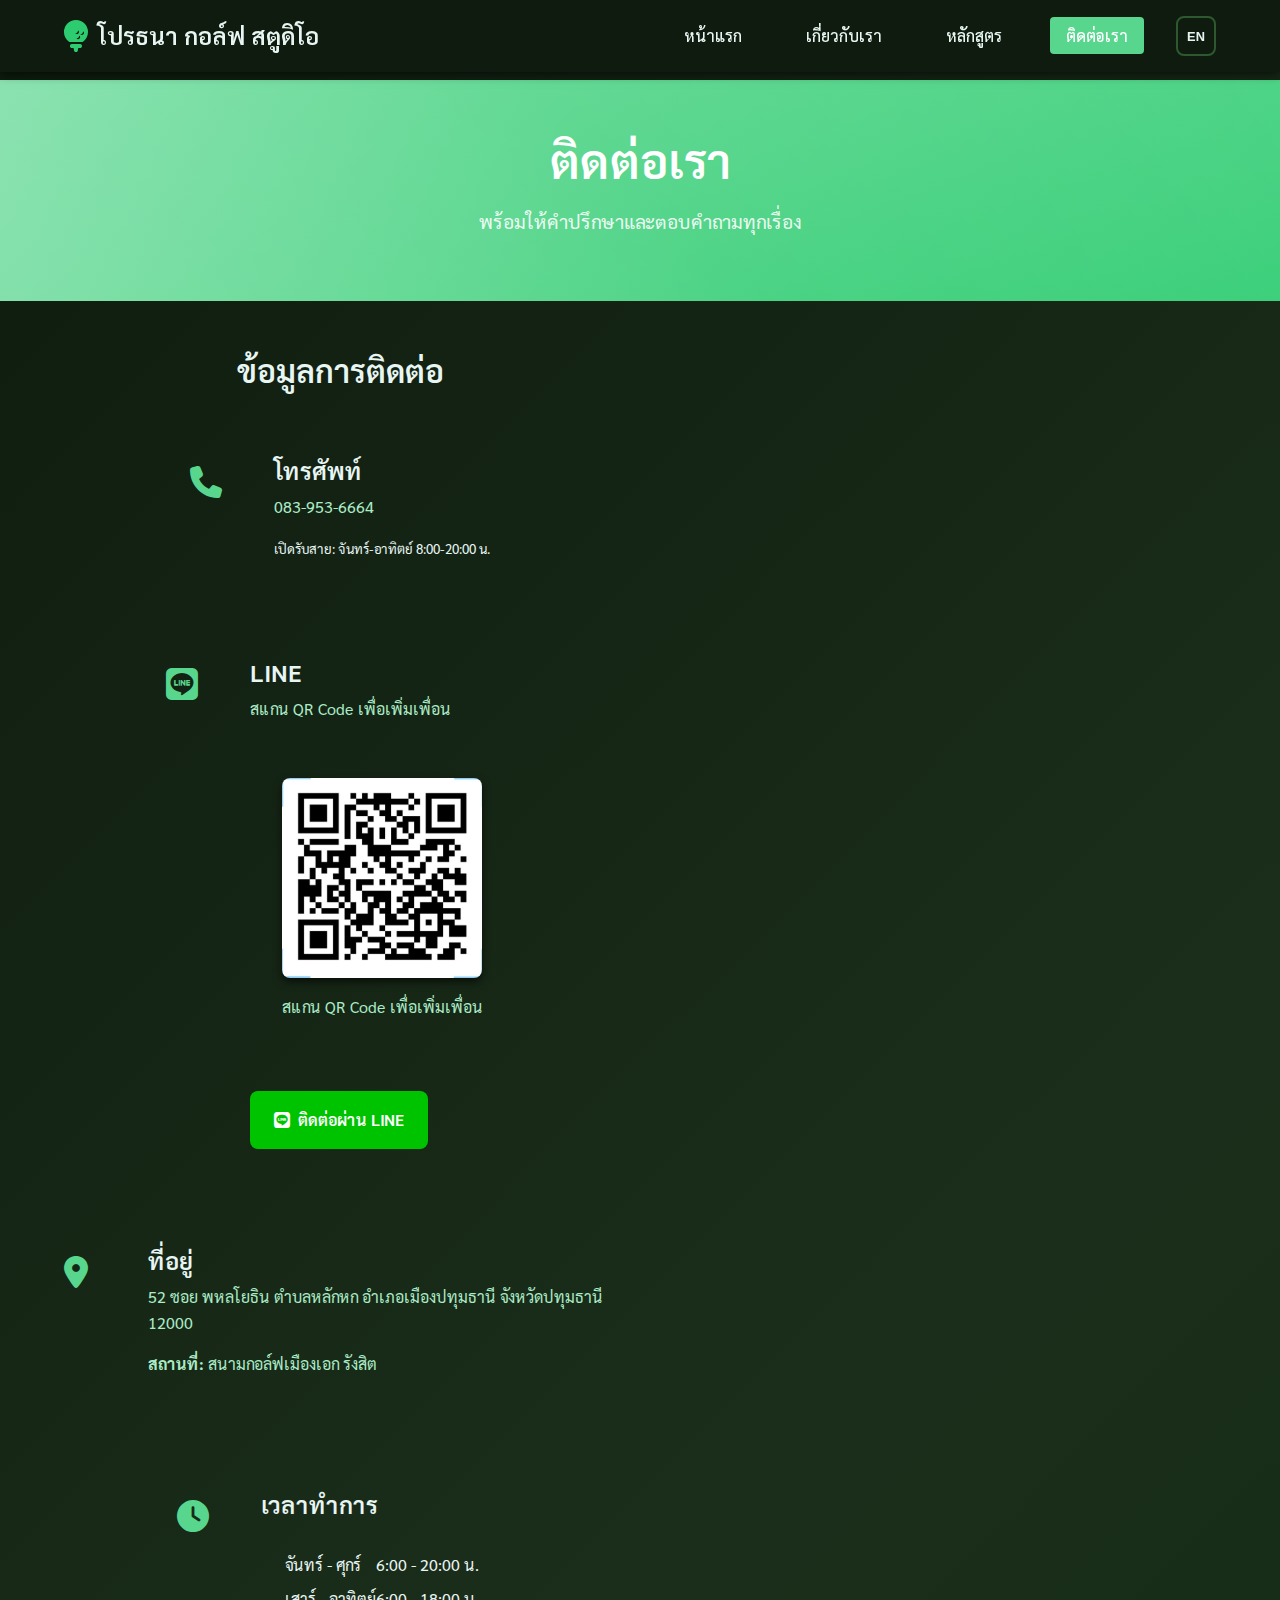
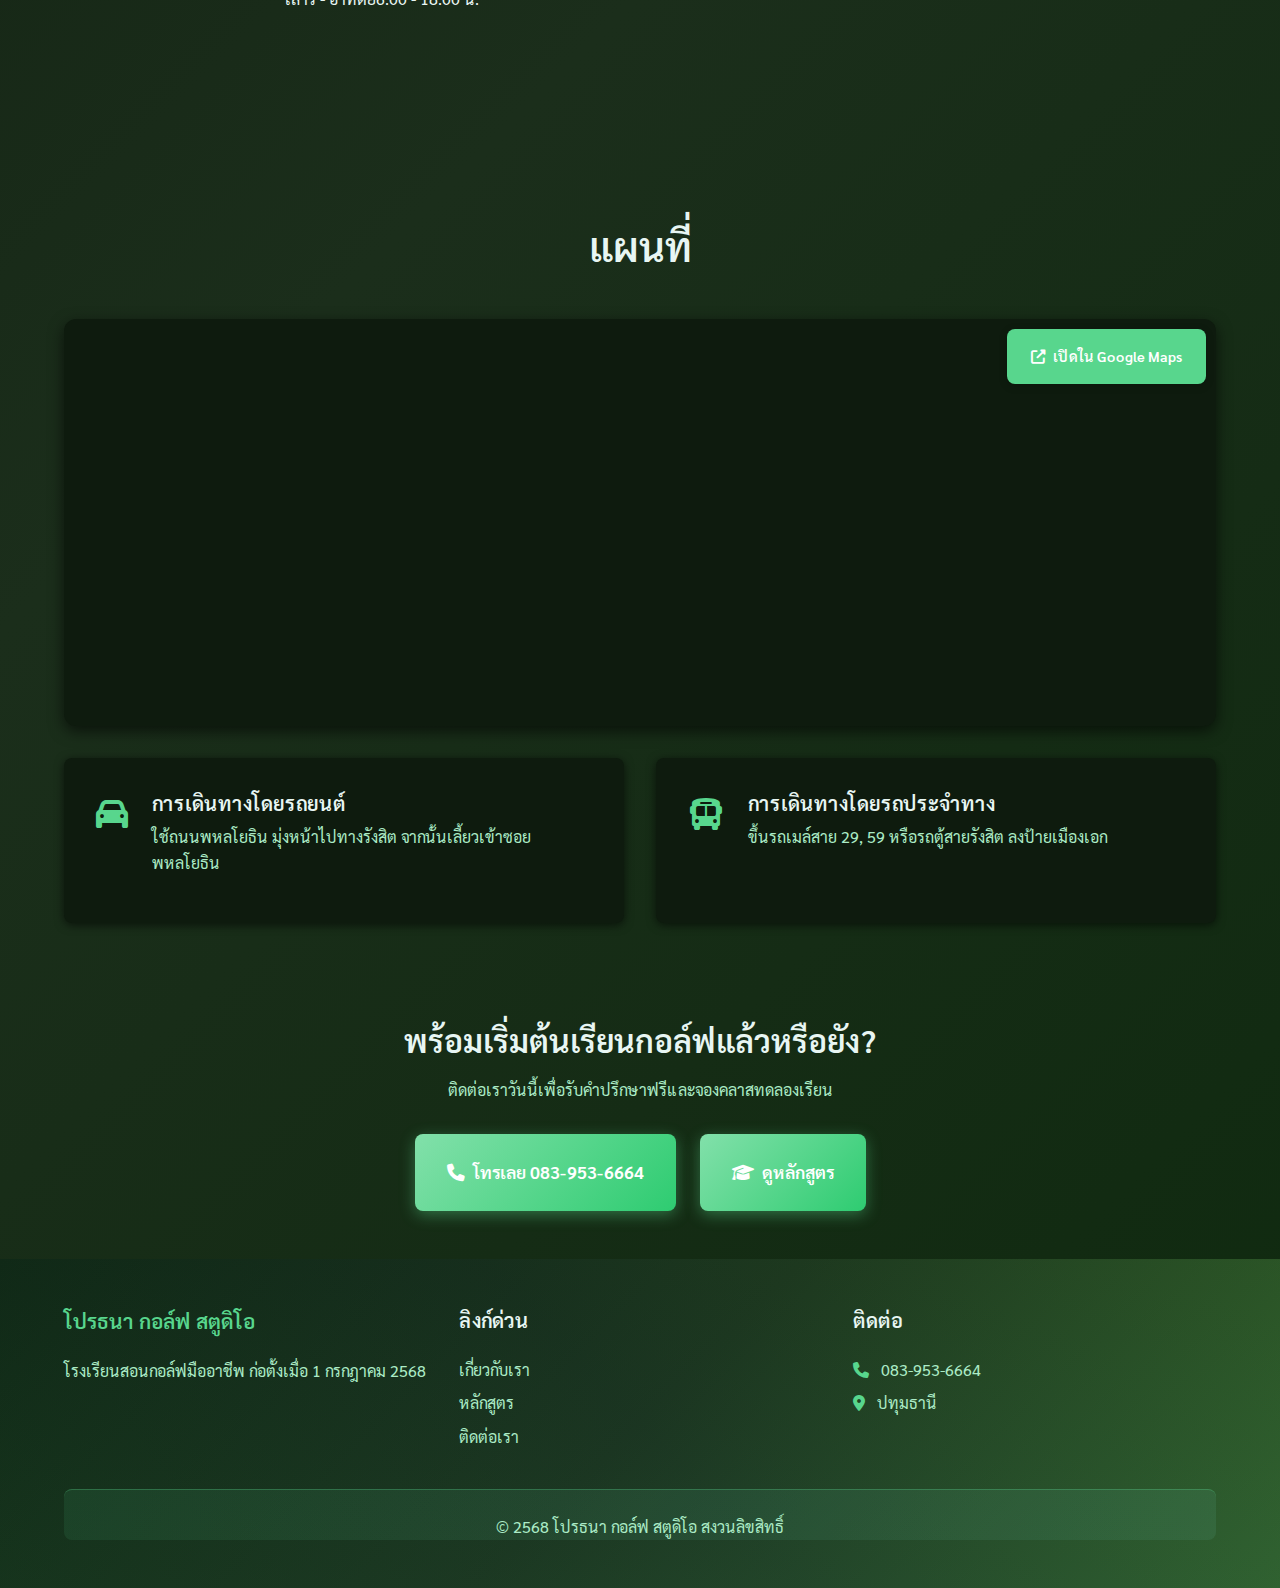
<file: contact.html>
<!DOCTYPE html>
<html lang="th">
<head>
    <meta charset="UTF-8">
    <meta name="viewport" content="width=device-width, initial-scale=1.0">
    <meta name="description" content="ติดต่อโปรธนา กอล์ฟ สตูดิโอ - โทร 083-953-6664 หรือ LINE QR Code ที่อยู่ปทุมธานี">
    <meta name="keywords" content="ติดต่อ, โปรธนา, กอล์ฟ, เบอร์โทร, LINE, ที่อยู่">
    <title>ติดต่อเรา - โปรธนา กอล์ฟ สตูดิโอ</title>
    <link rel="stylesheet" href="style.css">
    <link rel="preconnect" href="https://fonts.googleapis.com">
    <link rel="preconnect" href="https://fonts.gstatic.com" crossorigin>
    <link href="https://fonts.googleapis.com/css2?family=Sarabun:wght@300;400;500;600;700&display=swap" rel="stylesheet">
    <link rel="stylesheet" href="https://cdnjs.cloudflare.com/ajax/libs/font-awesome/6.4.0/css/all.min.css">
</head>
<body>
    <header class="header">
        <nav class="navbar">
            <div class="nav-container">
                <div class="nav-logo">
                    <i class="fas fa-golf-ball" style="color: #2ECC71; font-size: 2rem; margin-right: 10px;"></i>
                    <h1>โปรธนา กอล์ฟ สตูดิโอ</h1>
                </div>
                <ul class="nav-menu">
                    <li class="nav-item">
                        <a href="index.html" class="nav-link" data-th="หน้าแรก" data-en="Home">หน้าแรก</a>
                    </li>
                    <li class="nav-item">
                        <a href="about.html" class="nav-link" data-th="เกี่ยวกับเรา" data-en="About Us">เกี่ยวกับเรา</a>
                    </li>
                    <li class="nav-item">
                        <a href="courses.html" class="nav-link" data-th="หลักสูตร" data-en="Courses">หลักสูตร</a>
                    </li>
                    <li class="nav-item">
                        <a href="contact.html" class="nav-link active" data-th="ติดต่อเรา" data-en="Contact">ติดต่อเรา</a>
                    </li>
                    <li class="nav-item">
                        <button id="lang-toggle" class="lang-toggle">
                            <span class="lang-text">EN</span>
                        </button>
                    </li>
                </ul>
                <div class="hamburger">
                    <span class="bar"></span>
                    <span class="bar"></span>
                    <span class="bar"></span>
                </div>
            </div>
        </nav>
    </header>

    <main>
        <section class="page-hero">
            <div class="container">
                <h1 data-th="ติดต่อเรา" data-en="Contact Us">ติดต่อเรา</h1>
                <p data-th="พร้อมให้คำปรึกษาและตอบคำถามทุกเรื่อง" data-en="Ready to provide consultation and answer all questions">พร้อมให้คำปรึกษาและตอบคำถามทุกเรื่อง</p>
            </div>
        </section>

        <section class="contact-section">
            <div class="container">
                <div class="contact-grid">
                    <div class="contact-info">
                        <h2 data-th="ข้อมูลการติดต่อ" data-en="Contact Information">ข้อมูลการติดต่อ</h2>
                        
                        <div class="contact-method">
                            <div class="contact-icon">
                                <i class="fas fa-phone"></i>
                            </div>
                            <div class="contact-details">
                                <h3 data-th="โทรศัพท์" data-en="Phone">โทรศัพท์</h3>
                                <p>083-953-6664</p>
                                <small data-th="เปิดรับสาย: จันทร์-อาทิตย์ 8:00-20:00 น." data-en="Available: Monday-Sunday 8:00-20:00">เปิดรับสาย: จันทร์-อาทิตย์ 8:00-20:00 น.</small>
                            </div>
                        </div>

                        <div class="contact-method">
                            <div class="contact-icon">
                                <i class="fab fa-line"></i>
                            </div>
                            <div class="contact-details">
                                <h3>LINE</h3>
                                <p data-th="สแกน QR Code เพื่อเพิ่มเพื่อน" data-en="Scan QR Code to add friend">สแกน QR Code เพื่อเพิ่มเพื่อน</p>
                                <div class="line-qr">
                                    <div class="qr-code">
                                        <img src="img/line-qr.jpg" alt="LINE QR Code" style="width: 200px; height: 200px; border-radius: 8px;">
                                        <p>สแกน QR Code เพื่อเพิ่มเพื่อน</p>
                                    </div>
                                    <a href="https://line.me/R/ti/p/@478xcngx?from=page&searchId=478xcngx" target="_blank" class="line-button">
                                        <i class="fab fa-line"></i>
                                        ติดต่อผ่าน LINE
                                    </a>
                                </div>
                            </div>
                        </div>

                        <div class="contact-method">
                            <div class="contact-icon">
                                <i class="fas fa-map-marker-alt"></i>
                            </div>
                            <div class="contact-details">
                                <h3 data-th="ที่อยู่" data-en="Address">ที่อยู่</h3>
                                <p data-th="52 ซอย พหลโยธิน ตำบลหลักหก อำเภอเมืองปทุมธานี จังหวัดปทุมธานี 12000" data-en="52 Soi Phahonyothin, Lak Hok Subdistrict, Mueang Pathum Thani District, Pathum Thani Province 12000">52 ซอย พหลโยธิน<br>
                                ตำบลหลักหก<br>
                                อำเภอเมืองปทุมธานี<br>
                                จังหวัดปทุมธานี 12000</p>
                                <p><strong data-th="สถานที่:" data-en="Location:">สถานที่:</strong> <span data-th="สนามกอล์ฟเมืองเอก รังสิต" data-en="Muang Ek Golf Course, Rangsit">สนามกอล์ฟเมืองเอก รังสิต</span></p>
                            </div>
                        </div>

                        <div class="contact-method">
                            <div class="contact-icon">
                                <i class="fas fa-clock"></i>
                            </div>
                            <div class="contact-details">
                                <h3 data-th="เวลาทำการ" data-en="Operating Hours">เวลาทำการ</h3>
                                <div class="hours-list">
                                    <div class="hour-item">
                                        <span data-th="จันทร์ - ศุกร์" data-en="Monday - Friday">จันทร์ - ศุกร์</span>
                                        <span data-th="6:00 - 20:00 น." data-en="6:00 - 20:00">6:00 - 20:00 น.</span>
                                    </div>
                                    <div class="hour-item">
                                        <span data-th="เสาร์ - อาทิตย์" data-en="Saturday - Sunday">เสาร์ - อาทิตย์</span>
                                        <span data-th="6:00 - 18:00 น." data-en="6:00 - 18:00">6:00 - 18:00 น.</span>
                                    </div>
                                </div>
                            </div>
                        </div>
                    </div>

                    <!-- Contact form section commented out for now
                    <div class="contact-form-section">
                        <h2>ส่งข้อความถึงเรา</h2>
                        <form class="contact-form" id="contactForm" action="https://formspree.io/f/xovaknzy" method="POST">
                            <div class="form-group">
                                <label for="name">ชื่อ-นามสกุล *</label>
                                <input type="text" id="name" name="name" required>
                            </div>

                            <div class="form-group">
                                <label for="phone">เบอร์โทรศัพท์ *</label>
                                <input type="tel" id="phone" name="phone" required>
                            </div>

                            <div class="form-group">
                                <label for="email">อีเมล</label>
                                <input type="email" id="email" name="email">
                            </div>

                            <div class="form-group">
                                <label for="course">หลักสูตรที่สนใจ</label>
                                <select id="course" name="course">
                                    <option value="">เลือกหลักสูตร</option>
                                    <option value="kids">หลักสูตรสำหรับเด็ก (3 ขวบขึ้นไป)</option>
                                    <option value="beginner">หลักสูตรมือใหม่</option>
                                    <option value="competition">หลักสูตรเยาวชนเพื่อการแข่งขัน</option>
                                    <option value="course-play">หลักสูตรสำหรับนักกอล์ฟที่อยากออกรอบ</option>
                                    <option value="group">หลักสูตรกลุ่ม</option>
                                </select>
                            </div>

                            <div class="form-group">
                                <label for="message">ข้อความ *</label>
                                <textarea id="message" name="message" rows="5" required placeholder="โปรดระบุรายละเอียดเพิ่มเติม เช่น อายุ ประสบการณ์ เวลาที่สะดวก ฯลฯ"></textarea>
                            </div>

                            <input type="hidden" name="_subject" value="ติดต่อจากเว็บไซต์ โปรธนา กอล์ฟ สตูดิโอ">
                            <input type="hidden" name="_next" value="https://protana-golf-studio.replit.app/contact.html?success=1">
                            <input type="hidden" name="_language" value="th">
                            
                            <input type="text" name="_gotcha" style="display:none !important">

                            <button type="submit" class="submit-button">
                                <i class="fas fa-paper-plane"></i>
                                ส่งข้อความ
                            </button>
                        </form>
                    </div>
                    -->
                </div>
            </div>
        </section>

        <section class="map-section">
            <div class="container">
                <h2 class="section-title" data-th="แผนที่" data-en="Map">แผนที่</h2>
                <div class="map-container">
                    <iframe 
                        src="https://www.google.com/maps/embed?pb=!1m18!1m12!1m3!1d3875.3447445!2d100.5951157!3d14.0127896!2m3!1f0!2f0!3f0!3m2!1i1024!2i768!4f13.1!3m3!1m2!1s0x30e2813d13448b79%3A0x4719cf24ff589b94!2sMuang%20Ake%20Golf%20Course!5e0!3m2!1sth!2sth!4v1735730400000" 
                        width="100%" 
                        height="400" 
                        style="border:0;" 
                        allowfullscreen="" 
                        loading="lazy" 
                        referrerpolicy="no-referrer-when-downgrade">
                    </iframe>
                    <div class="map-button-container">
                        <a href="https://maps.app.goo.gl/gY4tbLYZ2JaHDjP3A" target="_blank" class="map-button">
                            <i class="fas fa-external-link-alt"></i>
                            <span data-th="เปิดใน Google Maps" data-en="Open in Google Maps">เปิดใน Google Maps</span>
                        </a>
                    </div>
                </div>
                <div class="map-info">
                    <div class="map-detail">
                        <i class="fas fa-car"></i>
                        <div>
                            <h4 data-th="การเดินทางโดยรถยนต์" data-en="Travel by Car">การเดินทางโดยรถยนต์</h4>
                            <p data-th="ใช้ถนนพหลโยธิน มุ่งหน้าไปทางรังสิต จากนั้นเลี้ยวเข้าซอยพหลโยธิน" data-en="Take Phahonyothin Road towards Rangsit, then turn into Phahonyothin Soi">ใช้ถนนพหลโยธิน มุ่งหน้าไปทางรังสิต จากนั้นเลี้ยวเข้าซอยพหลโยธิน</p>
                        </div>
                    </div>
                    <div class="map-detail">
                        <i class="fas fa-bus"></i>
                        <div>
                            <h4 data-th="การเดินทางโดยรถประจำทาง" data-en="Travel by Public Transport">การเดินทางโดยรถประจำทาง</h4>
                            <p data-th="ขึ้นรถเมล์สาย 29, 59 หรือรถตู้สายรังสิต ลงป้ายเมืองเอก" data-en="Take bus line 29, 59 or Rangsit van, get off at Muang Ake stop">ขึ้นรถเมล์สาย 29, 59 หรือรถตู้สายรังสิต ลงป้ายเมืองเอก</p>
                        </div>
                    </div>
                </div>
            </div>
        </section>

        <section class="contact-cta">
            <div class="container">
                <div class="cta-content">
                    <h2 data-th="พร้อมเริ่มต้นเรียนกอล์ฟแล้วหรือยัง?" data-en="Ready to Start Learning Golf?">พร้อมเริ่มต้นเรียนกอล์ฟแล้วหรือยัง?</h2>
                    <p data-th="ติดต่อเราวันนี้เพื่อรับคำปรึกษาฟรีและจองคลาสทดลองเรียน" data-en="Contact us today for free consultation and book a trial lesson">ติดต่อเราวันนี้เพื่อรับคำปรึกษาฟรีและจองคลาสทดลองเรียน</p>
                    <div class="cta-buttons">
                        <a href="tel:0839536664" class="cta-button primary">
                            <i class="fas fa-phone"></i>
                            <span data-th="โทรเลย 083-953-6664" data-en="Call Now 083-953-6664">โทรเลย 083-953-6664</span>
                        </a>
                        <a href="courses.html" class="cta-button secondary">
                            <i class="fas fa-graduation-cap"></i>
                            <span data-th="ดูหลักสูตร" data-en="View Courses">ดูหลักสูตร</span>
                        </a>
                    </div>
                </div>
            </div>
        </section>
    </main>

    <footer class="footer">
        <div class="container">
            <div class="footer-content">
                <div class="footer-section">
                    <h3 data-th="โปรธนา กอล์ฟ สตูดิโอ" data-en="Pro Tana Golf Studio">โปรธนา กอล์ฟ สตูดิโอ</h3>
                    <p data-th="โรงเรียนสอนกอล์ฟมืออาชีพ ก่อตั้งเมื่อ 1 กรกฎาคม 2568" data-en="Professional Golf School founded on July 1, 2025">โรงเรียนสอนกอล์ฟมืออาชีพ ก่อตั้งเมื่อ 1 กรกฎาคม 2568</p>
                </div>
                <div class="footer-section">
                    <h4 data-th="ลิงก์ด่วน" data-en="Quick Links">ลิงก์ด่วน</h4>
                    <ul>
                        <li><a href="about.html" data-th="เกี่ยวกับเรา" data-en="About Us">เกี่ยวกับเรา</a></li>
                        <li><a href="courses.html" data-th="หลักสูตร" data-en="Courses">หลักสูตร</a></li>
                        <li><a href="contact.html" data-th="ติดต่อเรา" data-en="Contact">ติดต่อเรา</a></li>
                    </ul>
                </div>
                <div class="footer-section">
                    <h4 data-th="ติดต่อ" data-en="Contact">ติดต่อ</h4>
                    <p><i class="fas fa-phone"></i> 083-953-6664</p>
                    <p><i class="fas fa-map-marker-alt"></i> <span data-th="ปทุมธานี" data-en="Pathum Thani">ปทุมธานี</span></p>
                </div>
            </div>
            <div class="footer-bottom">
                <p data-th="&copy; 2568 โปรธนา กอล์ฟ สตูดิโอ สงวนลิขสิทธิ์" data-en="&copy; 2025 Pro Tana Golf Studio. All Rights Reserved.">&copy; 2568 โปรธนา กอล์ฟ สตูดิโอ สงวนลิขสิทธิ์</p>
            </div>
        </div>
    </footer>

    <script src="script.js"></script>
</body>
</html>
</file>
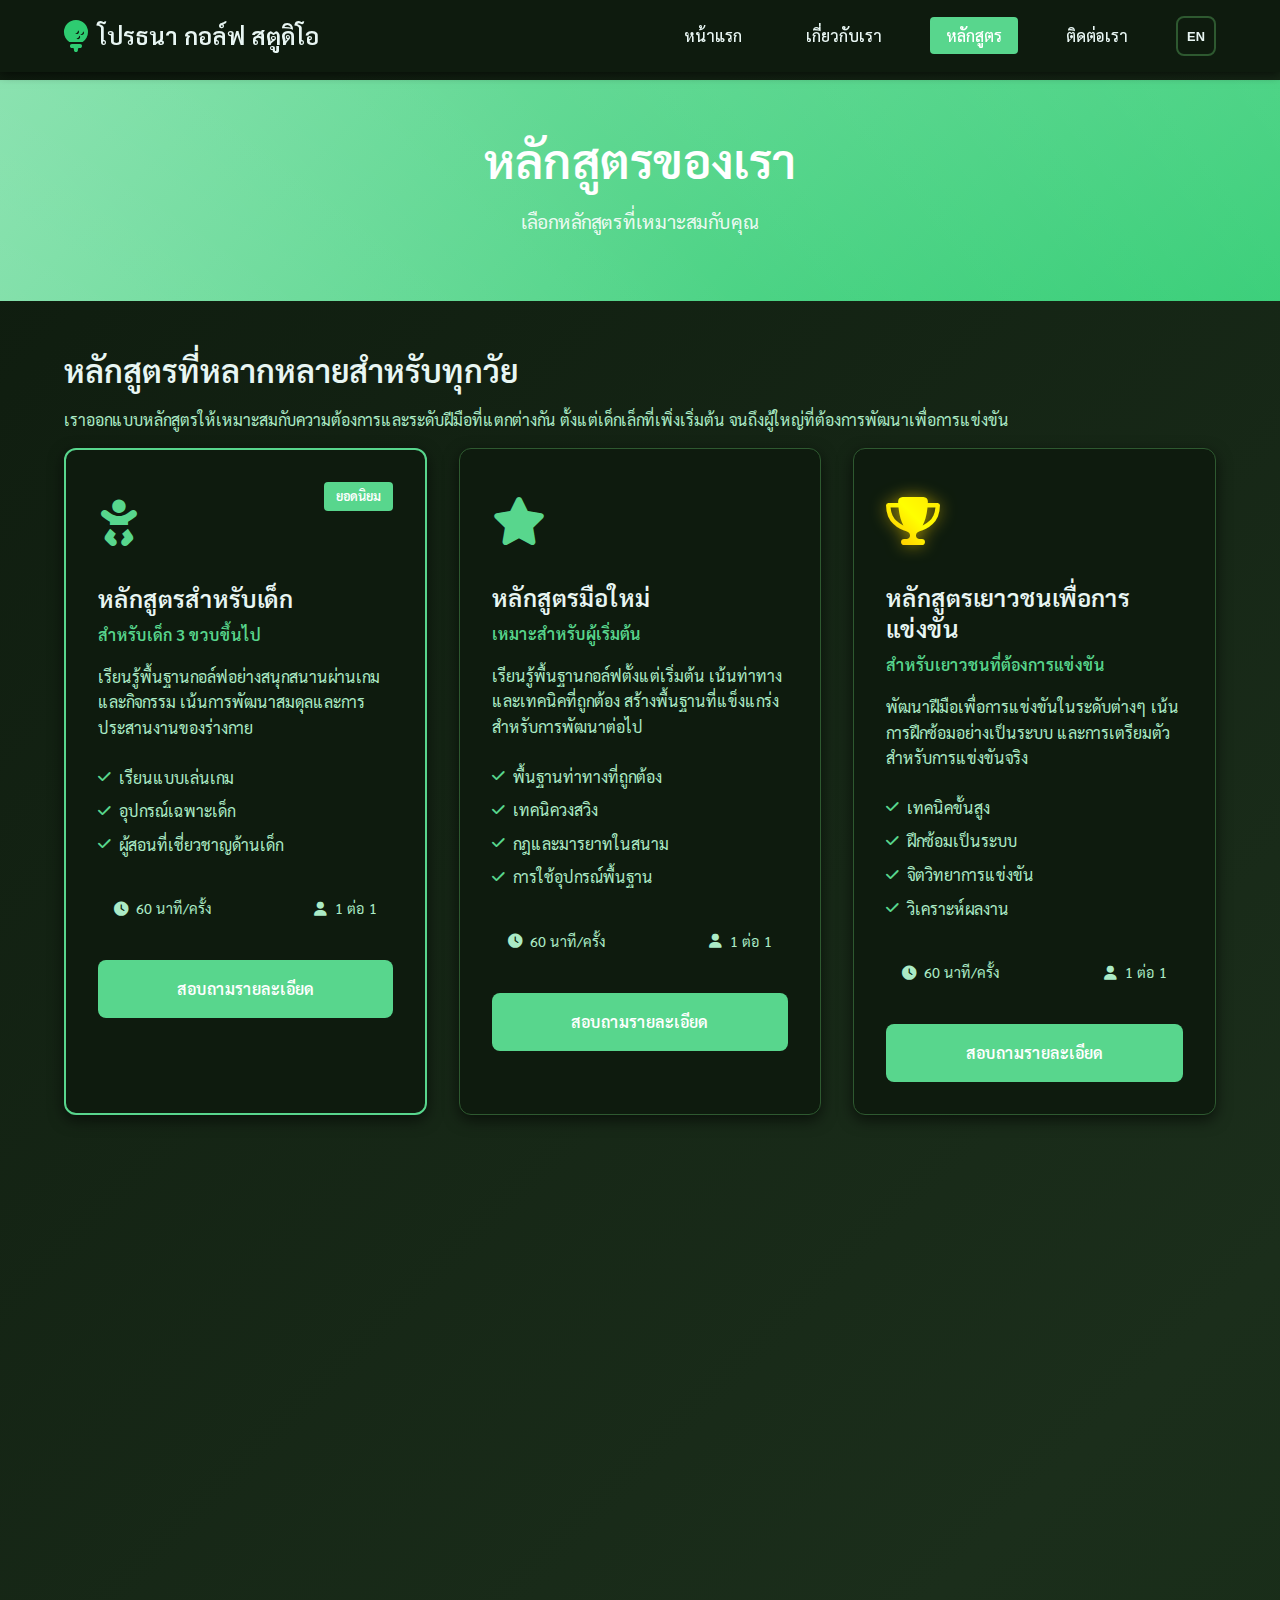
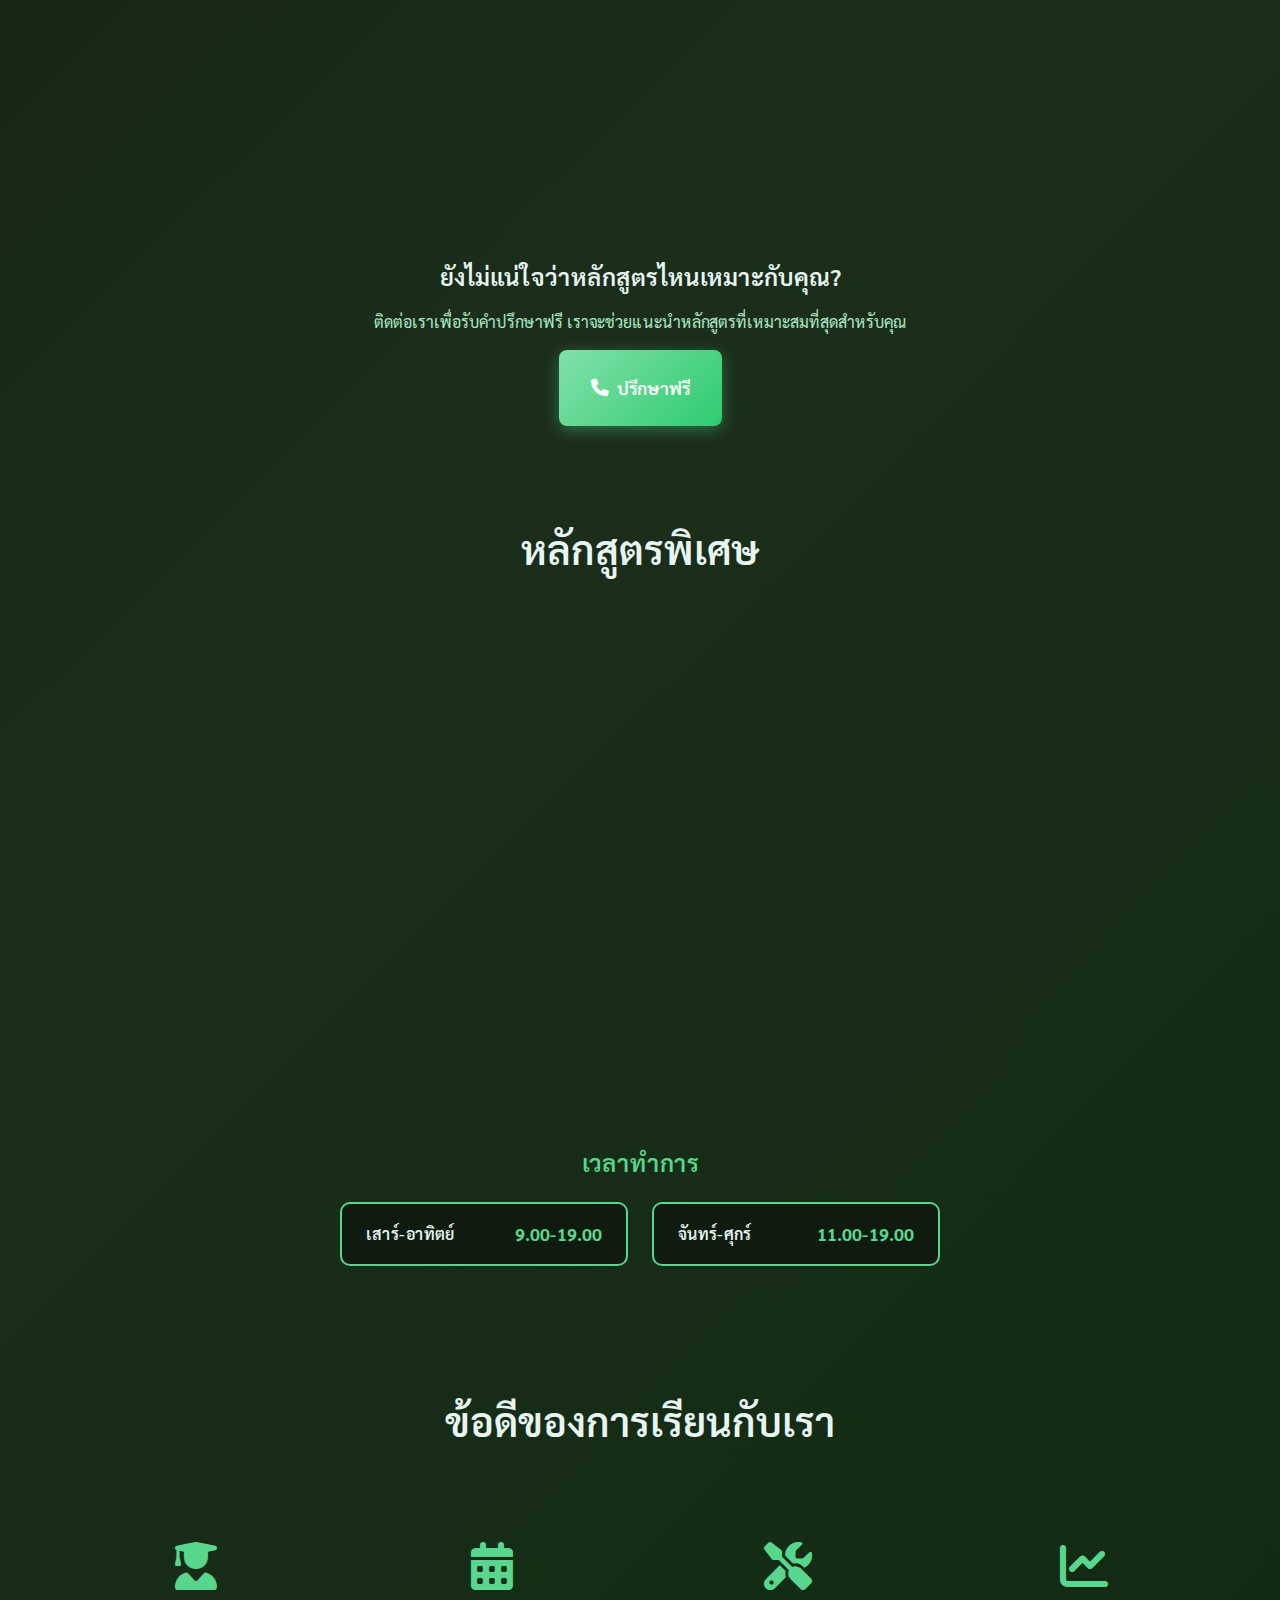
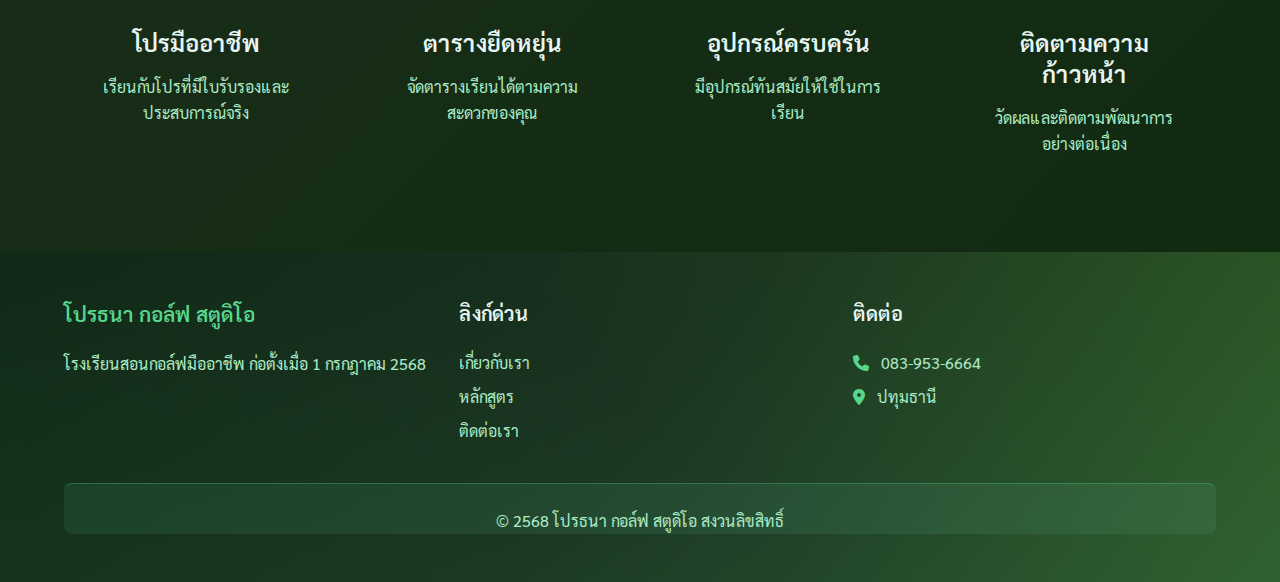
<file: courses.html>
<!DOCTYPE html>
<html lang="th">
<head>
    <meta charset="UTF-8">
    <meta name="viewport" content="width=device-width, initial-scale=1.0">
    <meta name="description" content="หลักสูตรสอนกอล์ฟที่โปรธนา กอล์ฟ สตูดิโอ - เหมาะสำหรับทุกวัยตั้งแต่เด็ก 3 ขวบ จนถึงผู้ใหญ่">
    <meta name="keywords" content="หลักสูตรกอล์ฟ, สอนกอล์ฟเด็ก, คอร์สกอล์ฟ, เรียนกอล์ฟ">
    <title>หลักสูตร - โปรธนา กอล์ฟ สตูดิโอ</title>
    <link rel="stylesheet" href="style.css">
    <link rel="preconnect" href="https://fonts.googleapis.com">
    <link rel="preconnect" href="https://fonts.gstatic.com" crossorigin>
    <link href="https://fonts.googleapis.com/css2?family=Sarabun:wght@300;400;500;600;700&display=swap" rel="stylesheet">
    <link rel="stylesheet" href="https://cdnjs.cloudflare.com/ajax/libs/font-awesome/6.4.0/css/all.min.css">
</head>
<body>
    <header class="header">
        <nav class="navbar">
            <div class="nav-container">
                <div class="nav-logo">
                    <i class="fas fa-golf-ball" style="color: #2ECC71; font-size: 2rem; margin-right: 10px;"></i>
                    <h1>โปรธนา กอล์ฟ สตูดิโอ</h1>
                </div>
                <ul class="nav-menu">
                    <li class="nav-item">
                        <a href="index.html" class="nav-link" data-th="หน้าแรก" data-en="Home">หน้าแรก</a>
                    </li>
                    <li class="nav-item">
                        <a href="about.html" class="nav-link" data-th="เกี่ยวกับเรา" data-en="About Us">เกี่ยวกับเรา</a>
                    </li>
                    <li class="nav-item">
                        <a href="courses.html" class="nav-link active" data-th="หลักสูตร" data-en="Courses">หลักสูตร</a>
                    </li>
                    <li class="nav-item">
                        <a href="contact.html" class="nav-link" data-th="ติดต่อเรา" data-en="Contact">ติดต่อเรา</a>
                    </li>
                    <li class="nav-item">
                        <button id="lang-toggle" class="lang-toggle">
                            <span class="lang-text">EN</span>
                        </button>
                    </li>
                </ul>
                <div class="hamburger">
                    <span class="bar"></span>
                    <span class="bar"></span>
                    <span class="bar"></span>
                </div>
            </div>
        </nav>
    </header>

    <main>
        <section class="page-hero">
            <div class="container">
                <h1 data-th="หลักสูตรของเรา" data-en="Our Courses">หลักสูตรของเรา</h1>
                <p data-th="เลือกหลักสูตรที่เหมาะสมกับคุณ" data-en="Choose the course that suits you">เลือกหลักสูตรที่เหมาะสมกับคุณ</p>
            </div>
        </section>

        <section class="courses">
            <div class="container">
                <div class="courses-intro">
                    <h2 data-th="หลักสูตรที่หลากหลายสำหรับทุกวัย" data-en="Diverse Courses for All Ages">หลักสูตรที่หลากหลายสำหรับทุกวัย</h2>
                    <p data-th="เราออกแบบหลักสูตรให้เหมาะสมกับความต้องการและระดับฝีมือที่แตกต่างกัน ตั้งแต่เด็กเล็กที่เพิ่งเริ่มต้น จนถึงผู้ใหญ่ที่ต้องการพัฒนาเพื่อการแข่งขัน" data-en="We design courses to suit different needs and skill levels, from young children just starting out to adults who want to develop for competition">เราออกแบบหลักสูตรให้เหมาะสมกับความต้องการและระดับฝีมือที่แตกต่างกัน 
                    ตั้งแต่เด็กเล็กที่เพิ่งเริ่มต้น จนถึงผู้ใหญ่ที่ต้องการพัฒนาเพื่อการแข่งขัน</p>
                </div>

                <div class="courses-grid">
                    <!-- คอร์สเด็ก -->
                    <div class="course-card featured">
                        <div class="course-header">
                            <div class="course-icon">
                                <i class="fas fa-baby"></i>
                            </div>
                            <div class="course-badge" data-th="ยอดนิยม" data-en="Popular">ยอดนิยม</div>
                        </div>
                        <div class="course-content">
                            <h3 data-th="หลักสูตรสำหรับเด็ก" data-en="Kids Course">หลักสูตรสำหรับเด็ก</h3>
                            <p class="course-subtitle" data-th="สำหรับเด็ก 3 ขวบขึ้นไป" data-en="For children 3 years and up">สำหรับเด็ก 3 ขวบขึ้นไป</p>
                            <p class="course-description" data-th="เรียนรู้พื้นฐานกอล์ฟอย่างสนุกสนานผ่านเกมและกิจกรรม เน้นการพัฒนาสมดุลและการประสานงานของร่างกาย" data-en="Learn golf fundamentals through fun games and activities, focusing on developing balance and body coordination">
                                เรียนรู้พื้นฐานกอล์ฟอย่างสนุกสนานผ่านเกมและกิจกรรม 
                                เน้นการพัฒนาสมดุลและการประสานงานของร่างกาย
                            </p>
                            <ul class="course-features">
                                <li><i class="fas fa-check"></i> <span data-th="เรียนแบบเล่นเกม" data-en="Learning through games">เรียนแบบเล่นเกม</span></li>
                                <li><i class="fas fa-check"></i> <span data-th="อุปกรณ์เฉพาะเด็ก" data-en="Kid-specific equipment">อุปกรณ์เฉพาะเด็ก</span></li>
                                <li><i class="fas fa-check"></i> <span data-th="ผู้สอนที่เชี่ยวชาญด้านเด็ก" data-en="Child specialist instructors">ผู้สอนที่เชี่ยวชาญด้านเด็ก</span></li>
                            </ul>
                            <div class="course-details">
                                <div class="detail-item">
                                    <i class="fas fa-clock"></i>
                                    <span>60 นาที/ครั้ง</span>
                                </div>
                                <div class="detail-item">
                                    <i class="fas fa-user"></i>
                                    <span>1 ต่อ 1</span>
                                </div>
                            </div>
                        </div>
                        <div class="course-action">
                            <a href="contact.html" class="course-button">สอบถามรายละเอียด</a>
                        </div>
                    </div>

                    <!-- คอร์สมือใหม่ -->
                    <div class="course-card">
                        <div class="course-header">
                            <div class="course-icon">
                                <i class="fas fa-star"></i>
                            </div>
                        </div>
                        <div class="course-content">
                            <h3 data-th="หลักสูตรมือใหม่" data-en="Beginner Course">หลักสูตรมือใหม่</h3>
                            <p class="course-subtitle" data-th="เหมาะสำหรับผู้เริ่มต้น" data-en="Perfect for beginners">เหมาะสำหรับผู้เริ่มต้น</p>
                            <p class="course-description" data-th="เรียนรู้พื้นฐานกอล์ฟตั้งแต่เริ่มต้น เน้นท่าทางและเทคนิคที่ถูกต้อง สร้างพื้นฐานที่แข็งแกร่งสำหรับการพัฒนาต่อไป" data-en="Learn golf fundamentals from the beginning, focusing on proper posture and techniques. Build a strong foundation for future development.">
                                เรียนรู้พื้นฐานกอล์ฟตั้งแต่เริ่มต้น เน้นท่าทางและเทคนิคที่ถูกต้อง 
                                สร้างพื้นฐานที่แข็งแกร่งสำหรับการพัฒนาต่อไป
                            </p>
                            <ul class="course-features">
                                <li><i class="fas fa-check"></i> <span data-th="พื้นฐานท่าทางที่ถูกต้อง" data-en="Proper posture fundamentals">พื้นฐานท่าทางที่ถูกต้อง</span></li>
                                <li><i class="fas fa-check"></i> <span data-th="เทคนิควงสวิง" data-en="Swing techniques">เทคนิควงสวิง</span></li>
                                <li><i class="fas fa-check"></i> <span data-th="กฎและมารยาทในสนาม" data-en="Course rules and etiquette">กฎและมารยาทในสนาม</span></li>
                                <li><i class="fas fa-check"></i> <span data-th="การใช้อุปกรณ์พื้นฐาน" data-en="Basic equipment usage">การใช้อุปกรณ์พื้นฐาน</span></li>
                            </ul>
                            <div class="course-details">
                                <div class="detail-item">
                                    <i class="fas fa-clock"></i>
                                    <span data-th="60 นาที/ครั้ง" data-en="60 minutes/session">60 นาที/ครั้ง</span>
                                </div>
                                <div class="detail-item">
                                    <i class="fas fa-user"></i>
                                    <span data-th="1 ต่อ 1" data-en="1-on-1">1 ต่อ 1</span>
                                </div>
                            </div>
                        </div>
                        <div class="course-action">
                            <a href="contact.html" class="course-button" data-th="สอบถามรายละเอียด" data-en="Inquire Details">สอบถามรายละเอียด</a>
                        </div>
                    </div>

                    <!-- คอร์สเยาวชนแข่งขัน -->
                    <div class="course-card">
                        <div class="course-header">
                            <div class="course-icon">
                                <i class="fas fa-trophy gold-trophy"></i>
                            </div>
                        </div>
                        <div class="course-content">
                            <h3 data-th="หลักสูตรเยาวชนเพื่อการแข่งขัน" data-en="Youth Competition Course">หลักสูตรเยาวชนเพื่อการแข่งขัน</h3>
                            <p class="course-subtitle" data-th="สำหรับเยาวชนที่ต้องการแข่งขัน" data-en="For youth who want to compete">สำหรับเยาวชนที่ต้องการแข่งขัน</p>
                            <p class="course-description" data-th="พัฒนาฝีมือเพื่อการแข่งขันในระดับต่างๆ เน้นการฝึกซ้อมอย่างเป็นระบบ และการเตรียมตัวสำหรับการแข่งขันจริง" data-en="Develop skills for competitions at various levels, focusing on systematic training and preparation for real competitions.">
                                พัฒนาฝีมือเพื่อการแข่งขันในระดับต่างๆ เน้นการฝึกซ้อมอย่างเป็นระบบ 
                                และการเตรียมตัวสำหรับการแข่งขันจริง
                            </p>
                            <ul class="course-features">
                                <li><i class="fas fa-check"></i> <span data-th="เทคนิคขั้นสูง" data-en="Advanced techniques">เทคนิคขั้นสูง</span></li>
                                <li><i class="fas fa-check"></i> <span data-th="ฝึกซ้อมเป็นระบบ" data-en="Systematic training">ฝึกซ้อมเป็นระบบ</span></li>
                                <li><i class="fas fa-check"></i> <span data-th="จิตวิทยาการแข่งขัน" data-en="Competition psychology">จิตวิทยาการแข่งขัน</span></li>
                                <li><i class="fas fa-check"></i> <span data-th="วิเคราะห์ผลงาน" data-en="Performance analysis">วิเคราะห์ผลงาน</span></li>
                            </ul>
                            <div class="course-details">
                                <div class="detail-item">
                                    <i class="fas fa-clock"></i>
                                    <span data-th="60 นาที/ครั้ง" data-en="60 minutes/session">60 นาที/ครั้ง</span>
                                </div>
                                <div class="detail-item">
                                    <i class="fas fa-user"></i>
                                    <span data-th="1 ต่อ 1" data-en="1-on-1">1 ต่อ 1</span>
                                </div>
                            </div>
                        </div>
                        <div class="course-action">
                            <a href="contact.html" class="course-button" data-th="สอบถามรายละเอียด" data-en="Inquire Details">สอบถามรายละเอียด</a>
                        </div>
                    </div>

                    <!-- คอร์สออกรอบ -->
                    <div class="course-card">
                        <div class="course-header">
                            <div class="course-icon">
                                <i class="fas fa-flag"></i>
                            </div>
                        </div>
                        <div class="course-content">
                            <h3 data-th="หลักสูตรสำหรับนักกอล์ฟที่อยากออกรอบ" data-en="Course Play Golf Course">หลักสูตรสำหรับนักกอล์ฟที่อยากออกรอบ</h3>
                            <p class="course-subtitle" data-th="เรียนรู้การเล่นในสนามจริง" data-en="Learn to play on real courses">เรียนรู้การเล่นในสนามจริง</p>
                            <p class="course-description" data-th="เหมาะสำหรับผู้ที่มีพื้นฐานแล้วและต้องการเรียนรู้การเล่นในสนามจริง รวมถึงกลยุทธ์และการจัดการในสถานการณ์ต่างๆ" data-en="Perfect for those with basic skills who want to learn playing on real courses, including strategies and management in various situations.">
                                เหมาะสำหรับผู้ที่มีพื้นฐานแล้วและต้องการเรียนรู้การเล่นในสนามจริง 
                                รวมถึงกลยุทธ์และการจัดการในสถานการณ์ต่างๆ
                            </p>
                            <ul class="course-features">
                                <li><i class="fas fa-check"></i> <span data-th="ฝึกซ้อมในสนามจริง" data-en="Practice on real courses">ฝึกซ้อมในสนามจริง</span></li>
                                <li><i class="fas fa-check"></i> <span data-th="กลยุทธ์การเล่น" data-en="Playing strategies">กลยุทธ์การเล่น</span></li>
                                <li><i class="fas fa-check"></i> <span data-th="การจัดการ Course Management" data-en="Course Management">การจัดการ Course Management</span></li>
                                <li><i class="fas fa-check"></i> <span data-th="เทคนิคช็อตพิเศษ" data-en="Special shot techniques">เทคนิคช็อตพิเศษ</span></li>
                            </ul>
                            <div class="course-details">
                                <div class="detail-item">
                                    <i class="fas fa-clock"></i>
                                    <span data-th="60 นาที/ครั้ง" data-en="60 minutes/session">60 นาที/ครั้ง</span>
                                </div>
                                <div class="detail-item">
                                    <i class="fas fa-users"></i>
                                    <span data-th="1 คน" data-en="1 person">1 คน</span>
                                </div>
                            </div>
                        </div>
                        <div class="course-action">
                            <a href="contact.html" class="course-button" data-th="สอบถามรายละเอียด" data-en="Inquire Details">สอบถามรายละเอียด</a>
                        </div>
                    </div>

                    <!-- คอร์สกลุ่ม -->
                    <div class="course-card special">
                        <div class="course-header">
                            <div class="course-icon">
                                <i class="fas fa-users"></i>
                            </div>
                            <div class="course-badge special" data-th="พิเศษ" data-en="Special">พิเศษ</div>
                        </div>
                        <div class="course-content">
                            <h3 data-th="หลักสูตรกลุ่ม" data-en="Group Course">หลักสูตรกลุ่ม</h3>
                            <p class="course-subtitle" data-th="ในสถานที่ / นอกสถานที่" data-en="On-site / Off-site">ในสถานที่ / นอกสถานที่</p>
                            <p class="course-description" data-th="เหมาะสำหรับกลุ่มเพื่อน บริษัท หรือองค์กรที่ต้องการเรียนแบบกลุ่ม สามารถจัดที่สนามหรือนอกสถานที่ตามความต้องการ" data-en="Perfect for friends, companies, or organizations who want group lessons. Can be arranged at the course or off-site as needed.">
                                เหมาะสำหรับกลุ่มเพื่อน บริษัท หรือองค์กรที่ต้องการเรียนแบบกลุ่ม 
                                สามารถจัดที่สนามหรือนอกสถานที่ตามความต้องการ
                            </p>
                            <ul class="course-features">
                                <li><i class="fas fa-check"></i> <span data-th="รูปแบบยืดหยุ่น" data-en="Flexible format">รูปแบบยืดหยุ่น</span></li>
                                <li><i class="fas fa-check"></i> <span data-th="ราคาพิเศษสำหรับกลุ่ม" data-en="Special group rates">ราคาพิเศษสำหรับกลุ่ม</span></li>
                                <li><i class="fas fa-check"></i> <span data-th="จัดได้ทั้งในและนอกสถานที่" data-en="Available on-site and off-site">จัดได้ทั้งในและนอกสถานที่</span></li>
                                <li><i class="fas fa-check"></i> <span data-th="กิจกรรมเสริมสร้างทีมเวิร์ก" data-en="Team building activities">กิจกรรมเสริมสร้างทีมเวิร์ก</span></li>
                            </ul>
                            <div class="course-details">
                                <div class="detail-item">
                                    <i class="fas fa-clock"></i>
                                    <span data-th="60 นาที/ครั้ง" data-en="60 minutes/session">60 นาที/ครั้ง</span>
                                </div>
                                <div class="detail-item">
                                    <i class="fas fa-users"></i>
                                    <span data-th="2+ คน" data-en="2+ people">2+ คน</span>
                                </div>
                            </div>
                        </div>
                        <div class="course-action">
                            <a href="contact.html" class="course-button special" data-th="สอบถามราคาพิเศษ" data-en="Inquire Special Rates">สอบถามราคาพิเศษ</a>
                        </div>
                    </div>
                </div>

                <div class="courses-cta">
                    <div class="cta-content">
                        <h3 data-th="ยังไม่แน่ใจว่าหลักสูตรไหนเหมาะกับคุณ?" data-en="Not sure which course is right for you?">ยังไม่แน่ใจว่าหลักสูตรไหนเหมาะกับคุณ?</h3>
                        <p data-th="ติดต่อเราเพื่อรับคำปรึกษาฟรี เราจะช่วยแนะนำหลักสูตรที่เหมาะสมที่สุดสำหรับคุณ" data-en="Contact us for free consultation. We'll help recommend the most suitable course for you.">ติดต่อเราเพื่อรับคำปรึกษาฟรี เราจะช่วยแนะนำหลักสูตรที่เหมาะสมที่สุดสำหรับคุณ</p>
                        <a href="contact.html" class="cta-button">
                            <i class="fas fa-phone"></i>
                            <span data-th="ปรึกษาฟรี" data-en="Free Consultation">ปรึกษาฟรี</span>
                        </a>
                    </div>
                </div>
            </div>
        </section>

        <section class="special-courses">
            <div class="container">
                <h2 class="section-title" data-th="หลักสูตรพิเศษ" data-en="Special Courses">หลักสูตรพิเศษ</h2>
                <div class="courses-grid">
                    <div class="course-card">
                        <div class="course-header">
                            <h3 data-th="หลักสูตรพัฒนาเฉพาะจุด" data-en="Specific Skill Development Course">หลักสูตรพัฒนาเฉพาะจุด</h3>
                            <p class="course-duration" data-th="ครั้งละ 1-2 ชั่วโมง" data-en="1-2 hours per session">ครั้งละ 1-2 ชั่วโมง</p>
                        </div>
                        <div class="course-details">
                            <h4 data-th="เทคนิคที่จะฝึก:" data-en="Techniques to Practice:">เทคนิคที่จะฝึก:</h4>
                            <ul class="course-features">
                                <li data-th="ฝึกเฉพาะ Driver" data-en="Driver-specific training">ฝึกเฉพาะ Driver</li>
                                <li data-th="ฝึก Chipping" data-en="Chipping practice">ฝึก Chipping</li>
                                <li data-th="ฝึก Putting" data-en="Putting practice">ฝึก Putting</li>
                            </ul>
                            <p class="course-description" data-th="เหมาะสำหรับผู้ที่ต้องการพัฒนาทักษะเฉพาะด้าน" data-en="Perfect for those who want to develop specific skills">เหมาะสำหรับผู้ที่ต้องการพัฒนาทักษะเฉพาะด้าน</p>
                        </div>
                        <div class="course-info">
                            <div class="info-item">
                                <i class="fas fa-users"></i>
                                <span data-th="1-2 คน" data-en="1-2 people">1-2 คน</span>
                            </div>
                            <div class="info-item">
                                <i class="fas fa-clock"></i>
                                <span data-th="60-120 นาที" data-en="60-120 minutes">60-120 นาที</span>
                            </div>
                        </div>
                    </div>

                    <div class="course-card">
                        <div class="course-header">
                            <h3 data-th="หลักสูตรออกกรอบเป็นเพื่อน" data-en="On-Course Companion Course">หลักสูตรออกกรอบเป็นเพื่อน</h3>
                            <p class="course-duration" data-th="เต็มรอบ 18 หลุม" data-en="Full 18-hole round">เต็มรอบ 18 หลุม</p>
                        </div>
                        <div class="course-details">
                            <h4 data-th="สิ่งที่จะได้เรียนรู้:" data-en="What You'll Learn:">สิ่งที่จะได้เรียนรู้:</h4>
                            <ul class="course-features">
                                <li data-th="แนะนำเทคนิคการเล่นในสนามจริง" data-en="Real course playing techniques">แนะนำเทคนิคการเล่นในสนามจริง</li>
                                <li data-th="วางแผนการเล่น" data-en="Game planning strategies">วางแผนการเล่น</li>
                                <li data-th="ให้ความรู้เรื่องกลยุทธ์" data-en="Strategic knowledge">ให้ความรู้เรื่องกลยุทธ์</li>
                            </ul>
                            <p class="course-description" data-th="รูปแบบเหมือนมีโค้ชเดินเป็นเพื่อน ให้คำแนะนำตลอดการเล่น" data-en="Like having a coach as your companion, providing guidance throughout the game">รูปแบบเหมือนมีโค้ชเดินเป็นเพื่อน ให้คำแนะนำตลอดการเล่น</p>
                        </div>
                        <div class="course-info">
                            <div class="info-item">
                                <i class="fas fa-users"></i>
                                <span data-th="1-3 คน" data-en="1-3 people">1-3 คน</span>
                            </div>
                            <div class="info-item">
                                <i class="fas fa-clock"></i>
                                <span data-th="4-5 ชั่วโมง" data-en="4-5 hours">4-5 ชั่วโมง</span>
                            </div>
                        </div>
                    </div>
                </div>

                <div class="operating-hours">
                    <h3 data-th="เวลาทำการ" data-en="Operating Hours">เวลาทำการ</h3>
                    <div class="hours-grid">
                        <div class="hours-item">
                            <span class="day" data-th="เสาร์-อาทิตย์" data-en="Saturday-Sunday">เสาร์-อาทิตย์</span>
                            <span class="time">9.00-19.00</span>
                        </div>
                        <div class="hours-item">
                            <span class="day" data-th="จันทร์-ศุกร์" data-en="Monday-Friday">จันทร์-ศุกร์</span>
                            <span class="time">11.00-19.00</span>
                        </div>
                    </div>
                </div>
            </div>
        </section>

        <section class="course-benefits">
            <div class="container">
                <h2 class="section-title" data-th="ข้อดีของการเรียนกับเรา" data-en="Benefits of Learning with Us">ข้อดีของการเรียนกับเรา</h2>
                <div class="benefits-grid">
                    <div class="benefit-item">
                        <div class="benefit-icon">
                            <i class="fas fa-user-graduate"></i>
                        </div>
                        <h3 data-th="โปรมืออาชีพ" data-en="Professional Instructors">โปรมืออาชีพ</h3>
                        <p data-th="เรียนกับโปรที่มีใบรับรองและประสบการณ์จริง" data-en="Learn with certified and experienced professionals">เรียนกับโปรที่มีใบรับรองและประสบการณ์จริง</p>
                    </div>
                    <div class="benefit-item">
                        <div class="benefit-icon">
                            <i class="fas fa-calendar-alt"></i>
                        </div>
                        <h3 data-th="ตารางยืดหยุ่น" data-en="Flexible Schedule">ตารางยืดหยุ่น</h3>
                        <p data-th="จัดตารางเรียนได้ตามความสะดวกของคุณ" data-en="Schedule lessons at your convenience">จัดตารางเรียนได้ตามความสะดวกของคุณ</p>
                    </div>
                    <div class="benefit-item">
                        <div class="benefit-icon">
                            <i class="fas fa-tools"></i>
                        </div>
                        <h3 data-th="อุปกรณ์ครบครัน" data-en="Complete Equipment">อุปกรณ์ครบครัน</h3>
                        <p data-th="มีอุปกรณ์ทันสมัยให้ใช้ในการเรียน" data-en="Modern equipment available for learning">มีอุปกรณ์ทันสมัยให้ใช้ในการเรียน</p>
                    </div>
                    <div class="benefit-item">
                        <div class="benefit-icon">
                            <i class="fas fa-chart-line"></i>
                        </div>
                        <h3 data-th="ติดตามความก้าวหน้า" data-en="Progress Tracking">ติดตามความก้าวหน้า</h3>
                        <p data-th="วัดผลและติดตามพัฒนาการอย่างต่อเนื่อง" data-en="Continuous assessment and progress monitoring">วัดผลและติดตามพัฒนาการอย่างต่อเนื่อง</p>
                    </div>
                </div>
            </div>
        </section>
    </main>

    <footer class="footer">
        <div class="container">
            <div class="footer-content">
                <div class="footer-section">
                    <h3 data-th="โปรธนา กอล์ฟ สตูดิโอ" data-en="Pro Tana Golf Studio">โปรธนา กอล์ฟ สตูดิโอ</h3>
                    <p data-th="โรงเรียนสอนกอล์ฟมืออาชีพ ก่อตั้งเมื่อ 1 กรกฎาคม 2568" data-en="Professional Golf School founded on July 1, 2025">โรงเรียนสอนกอล์ฟมืออาชีพ ก่อตั้งเมื่อ 1 กรกฎาคม 2568</p>
                </div>
                <div class="footer-section">
                    <h4 data-th="ลิงก์ด่วน" data-en="Quick Links">ลิงก์ด่วน</h4>
                    <ul>
                        <li><a href="about.html" data-th="เกี่ยวกับเรา" data-en="About Us">เกี่ยวกับเรา</a></li>
                        <li><a href="courses.html" data-th="หลักสูตร" data-en="Courses">หลักสูตร</a></li>
                        <li><a href="contact.html" data-th="ติดต่อเรา" data-en="Contact">ติดต่อเรา</a></li>
                    </ul>
                </div>
                <div class="footer-section">
                    <h4 data-th="ติดต่อ" data-en="Contact">ติดต่อ</h4>
                    <p><i class="fas fa-phone"></i> 083-953-6664</p>
                    <p><i class="fas fa-map-marker-alt"></i> <span data-th="ปทุมธานี" data-en="Pathum Thani">ปทุมธานี</span></p>
                </div>
            </div>
            <div class="footer-bottom">
                <p data-th="&copy; 2568 โปรธนา กอล์ฟ สตูดิโอ สงวนลิขสิทธิ์" data-en="&copy; 2025 Pro Tana Golf Studio. All Rights Reserved.">&copy; 2568 โปรธนา กอล์ฟ สตูดิโอ สงวนลิขสิทธิ์</p>
            </div>
        </div>
    </footer>

    <script src="script.js"></script>
</body>
</html>
</file>
<file: style.css>
/* ===== CSS Reset & Variables ===== */
* {
    margin: 0;
    padding: 0;
    box-sizing: border-box;
}

:root {
    /* Green-Centered Theme */
    --primary-color: #2ECC71;
    --primary-gradient: linear-gradient(135deg, #58D68D 0%, #2ECC71 50%, #27AE60 100%);
    --secondary-color: #1ABC9C;
    --secondary-gradient: linear-gradient(135deg, #76D7C4 0%, #1ABC9C 50%, #17A589 100%);
    --accent-color: #52C41A;
    --accent-gradient: linear-gradient(135deg, #95DE64 0%, #52C41A 50%, #389E0D 100%);
    --success-color: #00B894;
    --warning-color: #FDCB6E;
    --info-color: #74B9FF;
    --error-color: #E17055;
    --text-color: #2D3436;
    --text-light: #636E72;
    --bg-color: #FFFFFF;
    --bg-secondary: linear-gradient(135deg, #F1F8E9 0%, #E8F5E8 100%);
    --bg-gradient: linear-gradient(135deg, #FFFFFF 0%, #F8FFF8 50%, #F1F8E9 100%);
    --border-color: #D5E8D4;
    --shadow: rgba(46, 204, 113, 0.15);
    --shadow-colored: rgba(46, 204, 113, 0.25);
    
    /* Typography */
    --font-primary: 'Sarabun', sans-serif;
    --font-size-base: 16px;
    --line-height-base: 1.6;
    
    /* Spacing */
    --spacing-xs: 0.5rem;
    --spacing-sm: 1rem;
    --spacing-md: 1.5rem;
    --spacing-lg: 2rem;
    --spacing-xl: 3rem;
    
    /* Border Radius */
    --radius-sm: 4px;
    --radius-md: 8px;
    --radius-lg: 12px;
    
    /* Transitions */
    --transition: all 0.3s ease;
}

/* Dark Mode - Green-Centered Theme */
[data-theme="dark"] {
    --primary-color: #58D68D;
    --primary-gradient: linear-gradient(135deg, #82E0AA 0%, #58D68D 50%, #2ECC71 100%);
    --secondary-color: #76D7C4;
    --secondary-gradient: linear-gradient(135deg, #A3E4D7 0%, #76D7C4 50%, #48C9B0 100%);
    --accent-color: #95DE64;
    --accent-gradient: linear-gradient(135deg, #B7E892 0%, #95DE64 50%, #73D13D 100%);
    --success-color: #00B894;
    --warning-color: #FDCB6E;
    --info-color: #74B9FF;
    --error-color: #E17055;
    --text-color: #E8F6F3;
    --text-light: #ABEBC6;
    --bg-color: #0E1B0E;
    --bg-secondary: linear-gradient(135deg, #1B2E1B 0%, #0F2A0F 100%);
    --bg-gradient: linear-gradient(135deg, #0E1B0E 0%, #1B2E1B 50%, #0F2A0F 100%);
    --border-color: #2E5930;
    --shadow: rgba(0, 0, 0, 0.6);
    --shadow-colored: rgba(88, 214, 141, 0.4);
}

/* ===== Base Styles ===== */
html {
    scroll-behavior: smooth;
}

body {
    font-family: var(--font-primary);
    font-size: var(--font-size-base);
    line-height: var(--line-height-base);
    color: var(--text-color);
    background: var(--bg-gradient);
    transition: var(--transition);
    min-height: 100vh;
}

.container {
    max-width: 1200px;
    margin: 0 auto;
    padding: 0 var(--spacing-md);
}

/* ===== Typography ===== */
h1, h2, h3, h4, h5, h6 {
    font-weight: 600;
    line-height: 1.3;
    margin-bottom: var(--spacing-sm);
    color: var(--text-color);
}

h1 { font-size: 2.5rem; }
h2 { font-size: 2rem; }
h3 { font-size: 1.5rem; }
h4 { font-size: 1.25rem; }

p {
    margin-bottom: var(--spacing-sm);
    color: var(--text-light);
}

a {
    text-decoration: none;
    color: var(--primary-color);
    transition: var(--transition);
}

a:hover {
    color: var(--secondary-color);
}

/* ===== Header & Navigation ===== */
.header {
    background-color: var(--bg-color);
    box-shadow: 0 2px 10px var(--shadow);
    position: fixed;
    top: 0;
    left: 0;
    right: 0;
    z-index: 1000;
    transition: var(--transition);
}

.navbar {
    padding: var(--spacing-sm) 0;
}

.nav-container {
    display: flex;
    justify-content: space-between;
    align-items: center;
    max-width: 1200px;
    margin: 0 auto;
    padding: 0 var(--spacing-md);
}

.nav-logo {
    display: flex;
    align-items: center;
}

.nav-logo h1 {
    font-size: 1.5rem;
    color: var(--text-color);
    margin: 0;
}

.nav-menu {
    display: flex;
    list-style: none;
    align-items: center;
    gap: var(--spacing-lg);
}

.nav-link {
    font-weight: 500;
    color: var(--text-color);
    padding: var(--spacing-xs) var(--spacing-sm);
    border-radius: var(--radius-sm);
    transition: var(--transition);
}

.nav-link:hover,
.nav-link.active {
    background-color: var(--primary-color);
    color: white;
}

.lang-toggle {
    background: none;
    border: 2px solid var(--border-color);
    border-radius: var(--radius-md);
    padding: var(--spacing-xs);
    cursor: pointer;
    color: var(--text-color);
    transition: var(--transition);
    width: 40px;
    height: 40px;
    display: flex;
    align-items: center;
    justify-content: center;
}

.lang-toggle:hover {
    border-color: var(--primary-color);
    color: var(--primary-color);
    box-shadow: 0 0 10px rgba(88, 214, 141, 0.3);
}

.lang-text {
    font-size: 0.8rem;
    font-weight: 600;
}

/* Hamburger Menu */
.hamburger {
    display: none;
    flex-direction: column;
    cursor: pointer;
    gap: 4px;
}

.bar {
    width: 25px;
    height: 3px;
    background-color: var(--text-color);
    transition: var(--transition);
}

/* ===== Main Content ===== */
main {
    margin-top: 80px;
}

/* ===== Hero Section ===== */
.hero {
    padding: var(--spacing-xl) 0;
    background: var(--bg-secondary);
    position: relative;
    overflow: hidden;
}

.hero::before {
    content: '';
    position: absolute;
    top: 0;
    left: 0;
    right: 0;
    bottom: 0;
    background: linear-gradient(135deg, rgba(46, 204, 113, 0.05) 0%, rgba(26, 188, 156, 0.03) 100%);
    z-index: 1;
}

.hero-content {
    position: relative;
    z-index: 2;
}

.hero-content {
    display: grid;
    grid-template-columns: 1fr 1fr;
    gap: var(--spacing-xl);
    align-items: center;
}

.hero-title {
    font-size: 3rem;
    color: var(--text-color);
    margin-bottom: var(--spacing-md);
}

.hero-subtitle {
    font-size: 1.25rem;
    color: var(--primary-color);
    font-weight: 500;
    margin-bottom: var(--spacing-md);
}

.hero-description {
    font-size: 1.1rem;
    margin-bottom: var(--spacing-lg);
}

.cta-button {
    display: inline-flex;
    align-items: center;
    gap: var(--spacing-xs);
    background: var(--primary-gradient);
    color: white;
    padding: var(--spacing-md) var(--spacing-lg);
    border-radius: var(--radius-md);
    font-size: 1.1rem;
    font-weight: 600;
    text-decoration: none;
    transition: var(--transition);
    box-shadow: 0 4px 15px var(--shadow-colored);
    position: relative;
    overflow: hidden;
}

.cta-button::before {
    content: '';
    position: absolute;
    top: 0;
    left: -100%;
    width: 100%;
    height: 100%;
    background: linear-gradient(90deg, transparent, rgba(255,255,255,0.2), transparent);
    transition: left 0.5s;
}

.cta-button:hover::before {
    left: 100%;
}

.cta-button:hover {
    transform: translateY(-3px);
    box-shadow: 0 8px 25px var(--shadow-colored);
    color: white;
}

.secondary-button {
    display: inline-flex;
    align-items: center;
    gap: var(--spacing-xs);
    background: transparent;
    color: var(--primary-color);
    padding: var(--spacing-md) var(--spacing-lg);
    border: 2px solid var(--primary-color);
    border-radius: var(--radius-md);
    font-weight: 600;
    transition: var(--transition);
    position: relative;
    overflow: hidden;
}

.secondary-button::before {
    content: '';
    position: absolute;
    top: 0;
    left: -100%;
    width: 100%;
    height: 100%;
    background: var(--primary-gradient);
    transition: left 0.3s ease;
    z-index: -1;
}

.secondary-button:hover::before {
    left: 0;
}

.secondary-button:hover {
    color: white;
    border-color: var(--primary-color);
}

/* Hero Image */
.hero-image {
    display: flex;
    justify-content: center;
    align-items: center;
}

.golf-illustration {
    text-align: center;
    padding: var(--spacing-lg);
    background: linear-gradient(135deg, #f8f9fa 0%, #e9ecef 100%);
    border-radius: var(--radius-lg);
    box-shadow: 0 10px 30px var(--shadow);
}

.golf-scene {
    display: flex;
    justify-content: space-around;
    align-items: center;
    margin-top: var(--spacing-md);
}

/* ===== Page Hero ===== */
.page-hero {
    background: var(--primary-gradient);
    color: white;
    text-align: center;
    padding: var(--spacing-xl) 0;
    position: relative;
    overflow: hidden;
}

.page-hero::before {
    content: '';
    position: absolute;
    top: 0;
    left: 0;
    right: 0;
    bottom: 0;
    background: linear-gradient(45deg, rgba(255,255,255,0.1) 0%, transparent 50%, rgba(255,255,255,0.1) 100%);
    animation: shimmer 3s ease-in-out infinite;
}

@keyframes shimmer {
    0%, 100% { opacity: 0.5; }
    50% { opacity: 1; }
}

.page-hero h1 {
    color: white;
    font-size: 3rem;
    margin-bottom: var(--spacing-sm);
}

.page-hero p {
    color: rgba(255, 255, 255, 0.9);
    font-size: 1.2rem;
}

/* ===== Sections ===== */
section {
    padding: var(--spacing-xl) 0;
}

.section-title {
    text-align: center;
    margin-bottom: var(--spacing-xl);
    font-size: 2.5rem;
    color: var(--text-color);
}

/* ===== Features Section ===== */
.features {
    background: var(--bg-secondary);
    position: relative;
}

.features::before {
    content: '';
    position: absolute;
    top: 0;
    left: 0;
    right: 0;
    bottom: 0;
    background: linear-gradient(45deg, rgba(46, 204, 113, 0.02) 0%, rgba(26, 188, 156, 0.02) 100%);
}

.features-grid {
    display: grid;
    grid-template-columns: repeat(auto-fit, minmax(250px, 1fr));
    gap: var(--spacing-lg);
}

.feature-card {
    background-color: var(--bg-color);
    padding: var(--spacing-lg);
    border-radius: var(--radius-lg);
    text-align: center;
    box-shadow: 0 5px 15px var(--shadow);
    transition: var(--transition);
}

.feature-card:hover {
    transform: translateY(-5px);
    box-shadow: 0 10px 25px var(--shadow);
}

.feature-icon {
    font-size: 3rem;
    color: var(--primary-color);
    margin-bottom: var(--spacing-md);
}

.feature-card h3 {
    margin-bottom: var(--spacing-sm);
    color: var(--text-color);
}

/* ===== Courses Section ===== */
.courses-preview {
    padding: var(--spacing-xl) 0;
}

.courses-grid {
    display: grid;
    grid-template-columns: repeat(auto-fit, minmax(300px, 1fr));
    gap: var(--spacing-lg);
    margin-bottom: var(--spacing-xl);
}

.course-card {
    background-color: var(--bg-color);
    border-radius: var(--radius-lg);
    padding: var(--spacing-lg);
    box-shadow: 0 5px 15px var(--shadow);
    transition: var(--transition);
    border: 1px solid var(--border-color);
    position: relative;
}

.course-card:hover {
    transform: translateY(-5px);
    box-shadow: 0 10px 25px var(--shadow);
}

.course-card.featured {
    border: 2px solid var(--primary-color);
}

.course-card.special {
    border: 2px solid var(--accent-color);
}

.course-header {
    display: flex;
    justify-content: space-between;
    align-items: flex-start;
    margin-bottom: var(--spacing-md);
}

.course-icon {
    font-size: 3rem;
    color: var(--primary-color);
}

.course-badge {
    background-color: var(--primary-color);
    color: white;
    padding: 4px 12px;
    border-radius: var(--radius-sm);
    font-size: 0.8rem;
    font-weight: 600;
}

.course-badge.special {
    background-color: var(--accent-color);
}

.course-content h3 {
    margin-bottom: var(--spacing-xs);
    color: var(--text-color);
}

.course-subtitle {
    color: var(--primary-color);
    font-weight: 600;
    margin-bottom: var(--spacing-sm);
}

.course-features {
    list-style: none;
    margin: var(--spacing-md) 0;
}

.course-features li {
    display: flex;
    align-items: center;
    gap: var(--spacing-xs);
    margin-bottom: var(--spacing-xs);
    color: var(--text-light);
}

.course-features i {
    color: var(--primary-color);
    font-size: 0.9rem;
}

.course-details {
    display: flex;
    justify-content: space-between;
    margin: var(--spacing-md) 0;
    padding: var(--spacing-sm);
    background-color: var(--bg-secondary);
    border-radius: var(--radius-sm);
}

.detail-item {
    display: flex;
    align-items: center;
    gap: var(--spacing-xs);
    color: var(--text-light);
    font-size: 0.9rem;
}

.course-button {
    display: block;
    width: 100%;
    text-align: center;
    background-color: var(--primary-color);
    color: white;
    padding: var(--spacing-sm) var(--spacing-md);
    border-radius: var(--radius-md);
    font-weight: 600;
    transition: var(--transition);
    margin-top: var(--spacing-md);
}

.course-button:hover {
    background-color: #27AE60;
    color: white;
}

.course-button.special {
    background-color: var(--accent-color);
}

.course-button.special:hover {
    background-color: #C0392B;
}

.courses-cta {
    text-align: center;
}

.cta-content {
    max-width: 600px;
    margin: 0 auto;
    text-align: center;
}

.cta-content h3 {
    margin-bottom: var(--spacing-sm);
    color: var(--text-color);
}

.cta-buttons {
    display: flex;
    gap: var(--spacing-md);
    justify-content: center;
    flex-wrap: wrap;
    margin-top: var(--spacing-lg);
}

.cta-button.primary {
    background-color: var(--primary-color);
}

.cta-button.secondary {
    background-color: var(--secondary-color);
}

/* ===== About Page Styles ===== */
.about-intro {
    padding: var(--spacing-xl) 0;
}

.about-content {
    display: grid;
    grid-template-columns: 2fr 1fr;
    gap: var(--spacing-xl);
    align-items: start;
}

.founding-info {
    background-color: var(--bg-secondary);
    padding: var(--spacing-md);
    border-radius: var(--radius-md);
    margin: var(--spacing-md) 0;
}

.founding-info p {
    margin-bottom: var(--spacing-xs);
    color: var(--text-color);
}

.about-description {
    font-size: 1.1rem;
    line-height: 1.7;
}

.about-stats {
    background-color: var(--bg-color);
    padding: var(--spacing-lg);
    border-radius: var(--radius-lg);
    box-shadow: 0 5px 15px var(--shadow);
}

.stat-item {
    text-align: center;
    margin-bottom: var(--spacing-lg);
}

.stat-number {
    font-size: 2.5rem;
    font-weight: 700;
    color: var(--primary-color);
    margin-bottom: var(--spacing-xs);
}

.stat-label {
    color: var(--text-light);
    font-weight: 500;
}

/* ===== Instructors Section ===== */
.instructors {
    background-color: var(--bg-secondary);
}

.instructors-grid {
    display: grid;
    grid-template-columns: repeat(auto-fit, minmax(350px, 1fr));
    gap: var(--spacing-lg);
}

.instructor-card {
    background-color: var(--bg-color);
    border-radius: var(--radius-lg);
    overflow: hidden;
    box-shadow: 0 5px 15px var(--shadow);
    transition: var(--transition);
}

.instructor-card:hover {
    transform: translateY(-5px);
    box-shadow: 0 10px 25px var(--shadow);
}

.instructor-image {
    height: 200px;
    background-color: var(--bg-secondary);
    display: flex;
    align-items: center;
    justify-content: center;
}

.instructor-placeholder {
    text-align: center;
    color: var(--text-light);
}

.instructor-placeholder i {
    font-size: 4rem;
    margin-bottom: var(--spacing-sm);
}

.instructor-info {
    padding: var(--spacing-lg);
}

.instructor-name-en {
    color: var(--text-light);
    font-style: italic;
    margin-bottom: var(--spacing-xs);
}

.instructor-title {
    color: var(--primary-color);
    font-weight: 600;
    margin-bottom: var(--spacing-sm);
}

.instructor-description {
    line-height: 1.6;
    margin-bottom: var(--spacing-md);
}

.achievement-badge {
    display: inline-flex;
    align-items: center;
    gap: var(--spacing-xs);
    background-color: var(--bg-secondary);
    color: var(--primary-color);
    padding: var(--spacing-xs) var(--spacing-sm);
    border-radius: var(--radius-sm);
    font-size: 0.9rem;
    font-weight: 500;
}

/* ===== Facilities & Values ===== */
.facilities, .values, .course-benefits, .special-courses {
    padding: var(--spacing-xl) 0;
}

.facilities-grid, .values-grid, .benefits-grid {
    display: grid;
    grid-template-columns: repeat(auto-fit, minmax(250px, 1fr));
    gap: var(--spacing-lg);
}

.facility-item, .value-item, .benefit-item {
    text-align: center;
    padding: var(--spacing-lg);
}

.facility-icon, .value-icon, .benefit-icon {
    font-size: 3rem;
    color: var(--primary-color);
    margin-bottom: var(--spacing-md);
}

.red-heart {
    color: #E74C3C !important;
    text-shadow: 0 0 10px rgba(231, 76, 60, 0.5);
    animation: heartbeat 2s ease-in-out infinite;
}

.yellow-star {
    color: #F1C40F !important;
    text-shadow: 0 0 10px rgba(241, 196, 15, 0.5);
    animation: sparkle 3s ease-in-out infinite;
}

.white-icon {
    color: #FFFFFF !important;
    text-shadow: 0 0 10px rgba(255, 255, 255, 0.3);
    animation: glow 2.5s ease-in-out infinite alternate;
}

.beautiful-rocket {
    background: linear-gradient(45deg, #FF6B6B, #4ECDC4, #45B7D1, #96CEB4, #FFEAA7);
    background-size: 400% 400%;
    -webkit-background-clip: text;
    -webkit-text-fill-color: transparent;
    background-clip: text;
    animation: rocket-fly 3s ease-in-out infinite, gradient-shift 4s ease-in-out infinite;
    filter: drop-shadow(0 0 10px rgba(255, 107, 107, 0.4));
    transform-origin: center;
}

.gold-trophy {
    background: linear-gradient(45deg, #FFD700, #FFA500, #FFFF00, #FFD700, #DAA520);
    background-size: 300% 300%;
    -webkit-background-clip: text;
    -webkit-text-fill-color: transparent;
    background-clip: text;
    animation: trophy-shine 2s ease-in-out infinite, gold-gradient 3s ease-in-out infinite;
    filter: drop-shadow(0 0 8px rgba(255, 215, 0, 0.6));
    transform-origin: center;
}

@keyframes heartbeat {
    0%, 100% { transform: scale(1); }
    50% { transform: scale(1.1); }
}

@keyframes sparkle {
    0%, 100% { 
        transform: scale(1) rotate(0deg);
        text-shadow: 0 0 10px rgba(241, 196, 15, 0.5);
    }
    50% { 
        transform: scale(1.1) rotate(5deg);
        text-shadow: 0 0 15px rgba(241, 196, 15, 0.8);
    }
}

@keyframes glow {
    0% { 
        text-shadow: 0 0 10px rgba(255, 255, 255, 0.3);
    }
    100% { 
        text-shadow: 0 0 20px rgba(255, 255, 255, 0.6), 0 0 30px rgba(255, 255, 255, 0.4);
    }
}

@keyframes rocket-fly {
    0%, 100% { 
        transform: translateY(0px) rotate(-5deg) scale(1);
    }
    25% { 
        transform: translateY(-8px) rotate(0deg) scale(1.05);
    }
    50% { 
        transform: translateY(-12px) rotate(5deg) scale(1.1);
    }
    75% { 
        transform: translateY(-6px) rotate(0deg) scale(1.05);
    }
}

@keyframes gradient-shift {
    0% { 
        background-position: 0% 50%;
    }
    50% { 
        background-position: 100% 50%;
    }
    100% { 
        background-position: 0% 50%;
    }
}

@keyframes trophy-shine {
    0%, 100% { 
        transform: scale(1) rotate(0deg);
        filter: drop-shadow(0 0 8px rgba(255, 215, 0, 0.6));
    }
    50% { 
        transform: scale(1.08) rotate(2deg);
        filter: drop-shadow(0 0 15px rgba(255, 215, 0, 0.9));
    }
}

@keyframes gold-gradient {
    0% { 
        background-position: 0% 50%;
    }
    33% { 
        background-position: 100% 50%;
    }
    66% { 
        background-position: 50% 100%;
    }
    100% { 
        background-position: 0% 50%;
    }
}

/* ===== Contact Page Styles ===== */
.contact-section {
    padding: var(--spacing-xl) 0;
}

.contact-grid {
    display: grid;
    grid-template-columns: 1fr 1fr;
    gap: var(--spacing-xl);
}

.contact-method {
    display: flex;
    gap: var(--spacing-md);
    margin-bottom: var(--spacing-xl);
}

.contact-icon {
    font-size: 2rem;
    color: var(--primary-color);
    width: 60px;
    flex-shrink: 0;
}

.contact-details h3 {
    margin-bottom: var(--spacing-xs);
    color: var(--text-color);
}

.qr-code {
    background-color: var(--bg-secondary);
    padding: var(--spacing-lg);
    border-radius: var(--radius-md);
    text-align: center;
    margin: var(--spacing-md) 0;
}

.qr-code img {
    display: block;
    margin: 0 auto var(--spacing-sm);
    box-shadow: 0 4px 8px var(--shadow);
}

.line-button {
    display: inline-flex;
    align-items: center;
    gap: var(--spacing-xs);
    background-color: #00C300;
    color: white;
    padding: var(--spacing-sm) var(--spacing-md);
    border-radius: var(--radius-md);
    font-weight: 600;
    transition: var(--transition);
}

.line-button:hover {
    background-color: #00A000;
    color: white;
}

.hours-list {
    background-color: var(--bg-secondary);
    padding: var(--spacing-md);
    border-radius: var(--radius-md);
}

.hour-item {
    display: flex;
    justify-content: space-between;
    margin-bottom: var(--spacing-xs);
    color: var(--text-color);
}

/* ===== Map Section ===== */
.map-container {
    position: relative;
    background-color: var(--bg-color);
    border-radius: var(--radius-lg);
    overflow: hidden;
    box-shadow: 0 5px 15px var(--shadow);
}

.map-button-container {
    position: absolute;
    top: 10px;
    right: 10px;
    z-index: 10;
}

.map-button {
    display: inline-flex;
    align-items: center;
    gap: var(--spacing-xs);
    background-color: var(--primary-color);
    color: white;
    padding: var(--spacing-sm) var(--spacing-md);
    border-radius: var(--radius-md);
    font-weight: 600;
    font-size: 0.9rem;
    text-decoration: none;
    box-shadow: 0 2px 8px rgba(0, 0, 0, 0.2);
    transition: var(--transition);
}

.map-button:hover {
    background-color: #27AE60;
    color: white;
    transform: translateY(-2px);
    box-shadow: 0 4px 12px rgba(0, 0, 0, 0.3);
}

/* ===== Contact Form ===== */
.contact-form {
    background-color: var(--bg-secondary);
    padding: var(--spacing-lg);
    border-radius: var(--radius-lg);
    box-shadow: 0 5px 15px var(--shadow);
}

.form-group {
    margin-bottom: var(--spacing-md);
}

.form-group label {
    display: block;
    margin-bottom: var(--spacing-xs);
    color: var(--text-color);
    font-weight: 500;
}

.form-group input,
.form-group select,
.form-group textarea {
    width: 100%;
    padding: var(--spacing-sm);
    border: 2px solid var(--border-color);
    border-radius: var(--radius-md);
    font-family: inherit;
    font-size: 1rem;
    background-color: var(--bg-color);
    color: var(--text-color);
    transition: var(--transition);
}

.form-group input:focus,
.form-group select:focus,
.form-group textarea:focus {
    outline: none;
    border-color: var(--primary-color);
    box-shadow: 0 0 0 3px rgba(46, 204, 113, 0.1);
}

.submit-button {
    display: flex;
    align-items: center;
    justify-content: center;
    gap: var(--spacing-xs);
    width: 100%;
    background-color: var(--primary-color);
    color: white;
    padding: var(--spacing-md);
    border: none;
    border-radius: var(--radius-md);
    font-size: 1.1rem;
    font-weight: 600;
    cursor: pointer;
    transition: var(--transition);
}

.submit-button:hover {
    background-color: #27AE60;
    transform: translateY(-2px);
}

/* ===== Map Section ===== */
.map-section {
    background-color: var(--bg-secondary);
    padding: var(--spacing-xl) 0;
}

.map-container {
    border-radius: var(--radius-lg);
    overflow: hidden;
    box-shadow: 0 5px 15px var(--shadow);
    margin-bottom: var(--spacing-lg);
}

.map-info {
    display: grid;
    grid-template-columns: repeat(auto-fit, minmax(300px, 1fr));
    gap: var(--spacing-lg);
}

.map-detail {
    display: flex;
    gap: var(--spacing-md);
    background-color: var(--bg-color);
    padding: var(--spacing-lg);
    border-radius: var(--radius-md);
    box-shadow: 0 2px 10px var(--shadow);
}

.map-detail i {
    font-size: 2rem;
    color: var(--primary-color);
    flex-shrink: 0;
    margin-top: var(--spacing-xs);
}

.map-detail h4 {
    margin-bottom: var(--spacing-xs);
    color: var(--text-color);
}

/* ===== Contact Preview ===== */
.contact-preview {
    background-color: var(--bg-secondary);
}

.contact-info {
    display: flex;
    justify-content: center;
    gap: var(--spacing-xl);
    margin-bottom: var(--spacing-lg);
    flex-wrap: wrap;
}

.contact-item {
    display: flex;
    align-items: center;
    gap: var(--spacing-xs);
    color: var(--text-color);
    font-weight: 500;
}

.contact-item i {
    color: var(--primary-color);
    font-size: 1.2rem;
}

.contact-cta {
    text-align: center;
}

/* ===== Footer ===== */
.footer {
    background: linear-gradient(135deg, #0E1B0E 0%, #1B2E1B 50%, #2E5930 100%);
    color: white;
    padding: var(--spacing-xl) 0 var(--spacing-lg);
    position: relative;
    overflow: hidden;
}

.footer::before {
    content: '';
    position: absolute;
    top: 0;
    left: 0;
    right: 0;
    bottom: 0;
    background: linear-gradient(45deg, rgba(46, 204, 113, 0.1) 0%, rgba(26, 188, 156, 0.05) 50%, rgba(82, 196, 26, 0.1) 100%);
    z-index: 1;
}

.footer .container {
    position: relative;
    z-index: 2;
}

.footer-content {
    display: grid;
    grid-template-columns: repeat(auto-fit, minmax(250px, 1fr));
    gap: var(--spacing-lg);
    margin-bottom: var(--spacing-lg);
}

.footer-section h3,
.footer-section h4 {
    color: #E8F6F3;
    margin-bottom: var(--spacing-md);
    font-weight: 600;
}

.footer-section h3 {
    color: #58D68D;
    font-size: 1.3rem;
}

.footer-section ul {
    list-style: none;
}

.footer-section ul li {
    margin-bottom: var(--spacing-xs);
}

.footer-section ul li a {
    color: #ABEBC6;
    transition: var(--transition);
    text-decoration: none;
}

.footer-section ul li a:hover {
    color: #58D68D;
    text-shadow: 0 0 5px rgba(88, 214, 141, 0.3);
}

.footer-section p {
    color: #ABEBC6;
    margin-bottom: var(--spacing-xs);
    line-height: 1.6;
}

.footer-section i {
    color: #58D68D;
    margin-right: var(--spacing-xs);
}

.footer-bottom {
    border-top: 1px solid rgba(88, 214, 141, 0.3);
    padding-top: var(--spacing-md);
    text-align: center;
    color: #ABEBC6;
    background: linear-gradient(90deg, rgba(88, 214, 141, 0.1) 0%, rgba(118, 215, 196, 0.1) 100%);
    margin-top: var(--spacing-lg);
    border-radius: var(--radius-md);
}

/* ===== Responsive Design ===== */
@media (max-width: 768px) {
    .hamburger {
        display: flex;
    }
    
    .nav-menu {
        position: fixed;
        left: -100%;
        top: 70px;
        flex-direction: column;
        background-color: var(--bg-color);
        width: 100%;
        text-align: center;
        transition: 0.3s;
        box-shadow: 0 10px 27px var(--shadow);
        padding: var(--spacing-lg) 0;
    }
    
    .nav-menu.active {
        left: 0;
    }
    
    .nav-item {
        margin: var(--spacing-sm) 0;
    }
    
    .hero-content {
        grid-template-columns: 1fr;
        text-align: center;
    }
    
    .hero-title {
        font-size: 2.5rem;
    }
    
    .page-hero h1 {
        font-size: 2.5rem;
    }
    
    .about-content {
        grid-template-columns: 1fr;
    }
    
    .contact-grid {
        grid-template-columns: 1fr;
    }
    
    .cta-buttons {
        flex-direction: column;
        align-items: center;
    }
    
    .contact-info {
        flex-direction: column;
        align-items: center;
        text-align: center;
    }
    
    .courses-grid {
        grid-template-columns: 1fr;
    }
    
    .instructors-grid {
        grid-template-columns: 1fr;
    }
    
    /* Map button responsive */
    .map-button {
        font-size: 0.8rem;
        padding: var(--spacing-xs) var(--spacing-sm);
    }
    
    .map-button-container {
        top: 5px;
        right: 5px;
    }
    
    .hours-grid {
        grid-template-columns: 1fr;
    }
    
    .hours-item {
        padding: 0.8rem 1rem;
    }
}

@media (max-width: 480px) {
    .container {
        padding: 0 var(--spacing-sm);
    }
    
    .hero-title {
        font-size: 2rem;
    }
    
    .section-title {
        font-size: 2rem;
    }
    
    .course-card {
        padding: var(--spacing-md);
    }
    
    .feature-card,
    .instructor-card {
        margin-bottom: var(--spacing-md);
    }
}

/* ===== Animations ===== */
@keyframes fadeInUp {
    from {
        opacity: 0;
        transform: translateY(30px);
    }
    to {
        opacity: 1;
        transform: translateY(0);
    }
}

.course-card,
.feature-card,
.instructor-card {
    animation: fadeInUp 0.6s ease forwards;
}

/* ===== Special Courses Operating Hours ===== */
.operating-hours {
    margin-top: 3rem;
    padding: 2rem;
    background: var(--card-bg);
    border-radius: 15px;
    box-shadow: var(--shadow);
    text-align: center;
}

.operating-hours h3 {
    color: var(--primary-color);
    margin-bottom: 1.5rem;
    font-size: 1.5rem;
}

.hours-grid {
    display: grid;
    grid-template-columns: repeat(auto-fit, minmax(250px, 1fr));
    gap: 1.5rem;
    max-width: 600px;
    margin: 0 auto;
}

.hours-item {
    display: flex;
    justify-content: space-between;
    align-items: center;
    padding: 1rem 1.5rem;
    background: var(--bg-color);
    border-radius: 10px;
    border: 2px solid var(--primary-color);
}

.hours-item .day {
    font-weight: 600;
    color: var(--text-color);
}

.hours-item .time {
    font-weight: 700;
    color: var(--primary-color);
    font-size: 1.1rem;
}

/* ===== Accessibility ===== */
.nav-link:focus,
.cta-button:focus,
.submit-button:focus,
.theme-toggle:focus {
    outline: 2px solid var(--primary-color);
    outline-offset: 2px;
}

/* ===== Print Styles ===== */
@media print {
    .header,
    .footer,
    .theme-toggle,
    .cta-button,
    .submit-button {
        display: none;
    }
    
    main {
        margin-top: 0;
    }
    
    .hero,
    .page-hero {
        background: none;
        color: black;
    }
}
</file>
